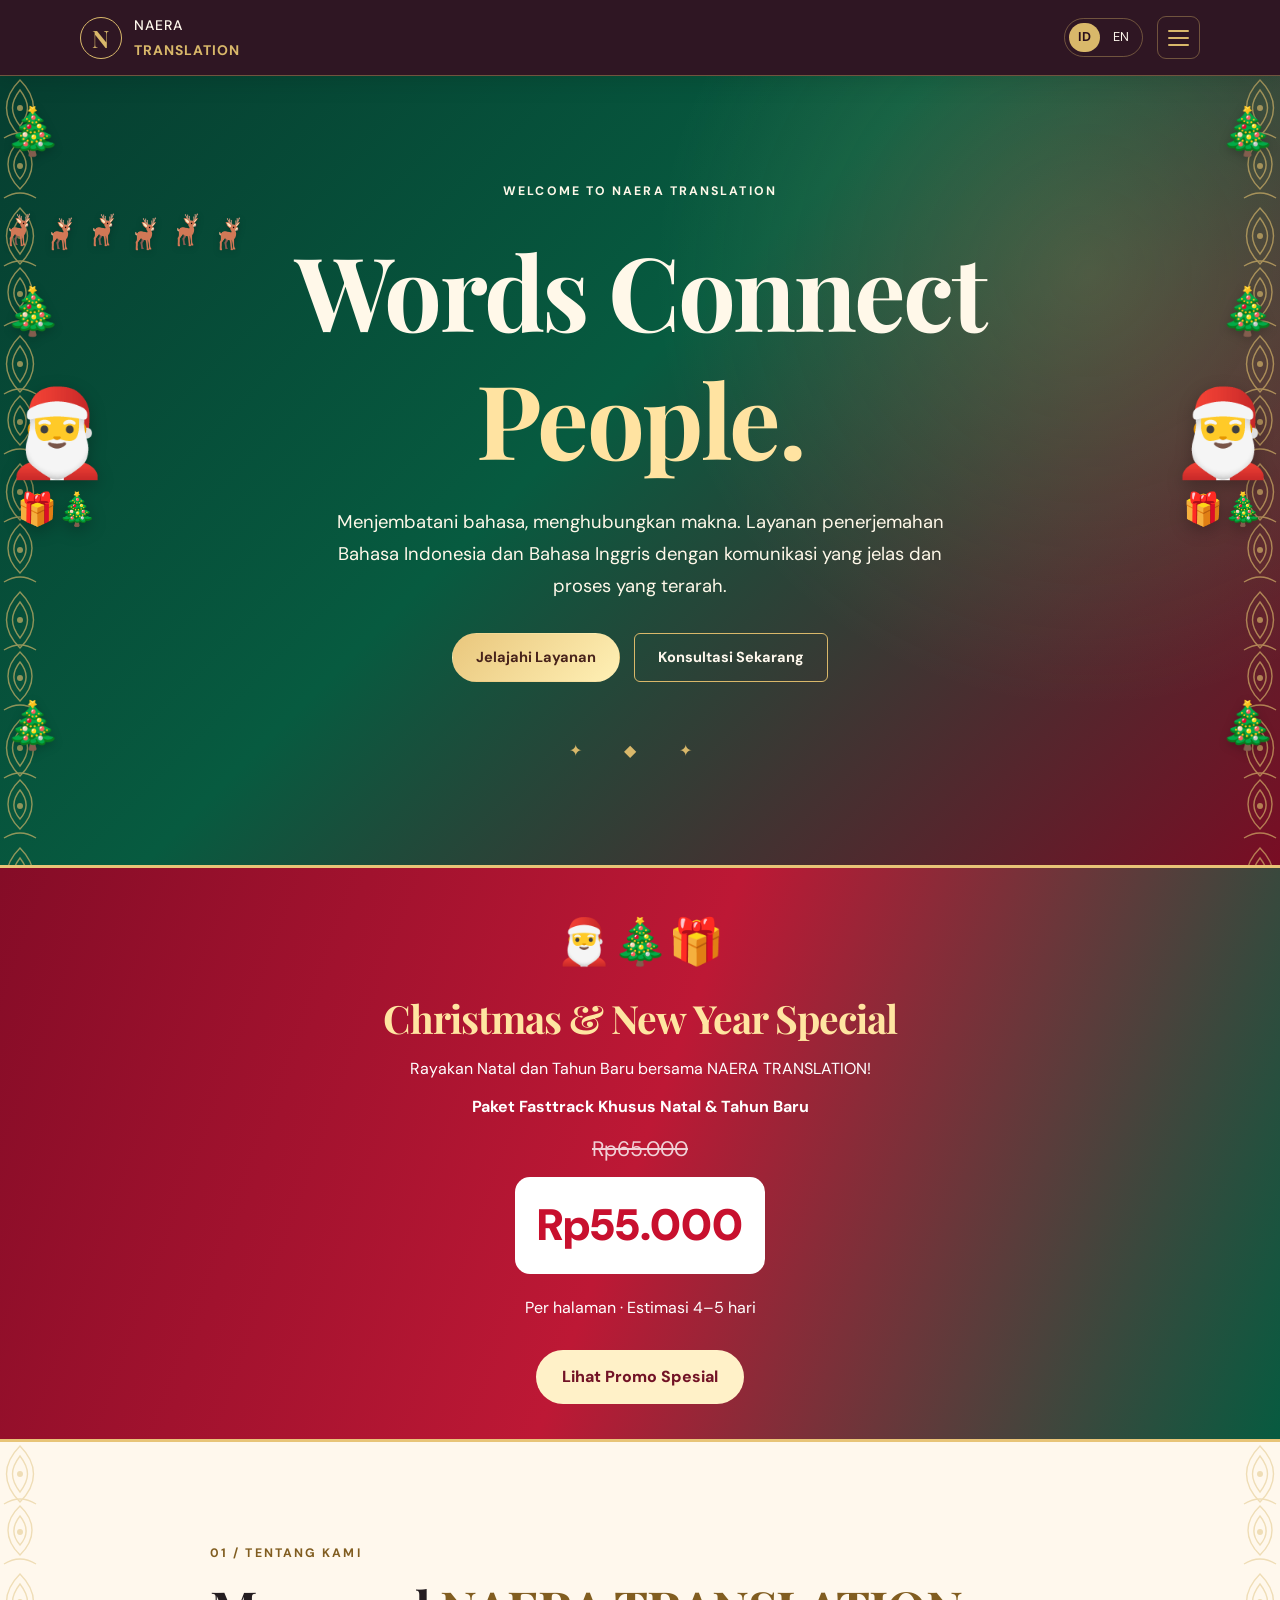
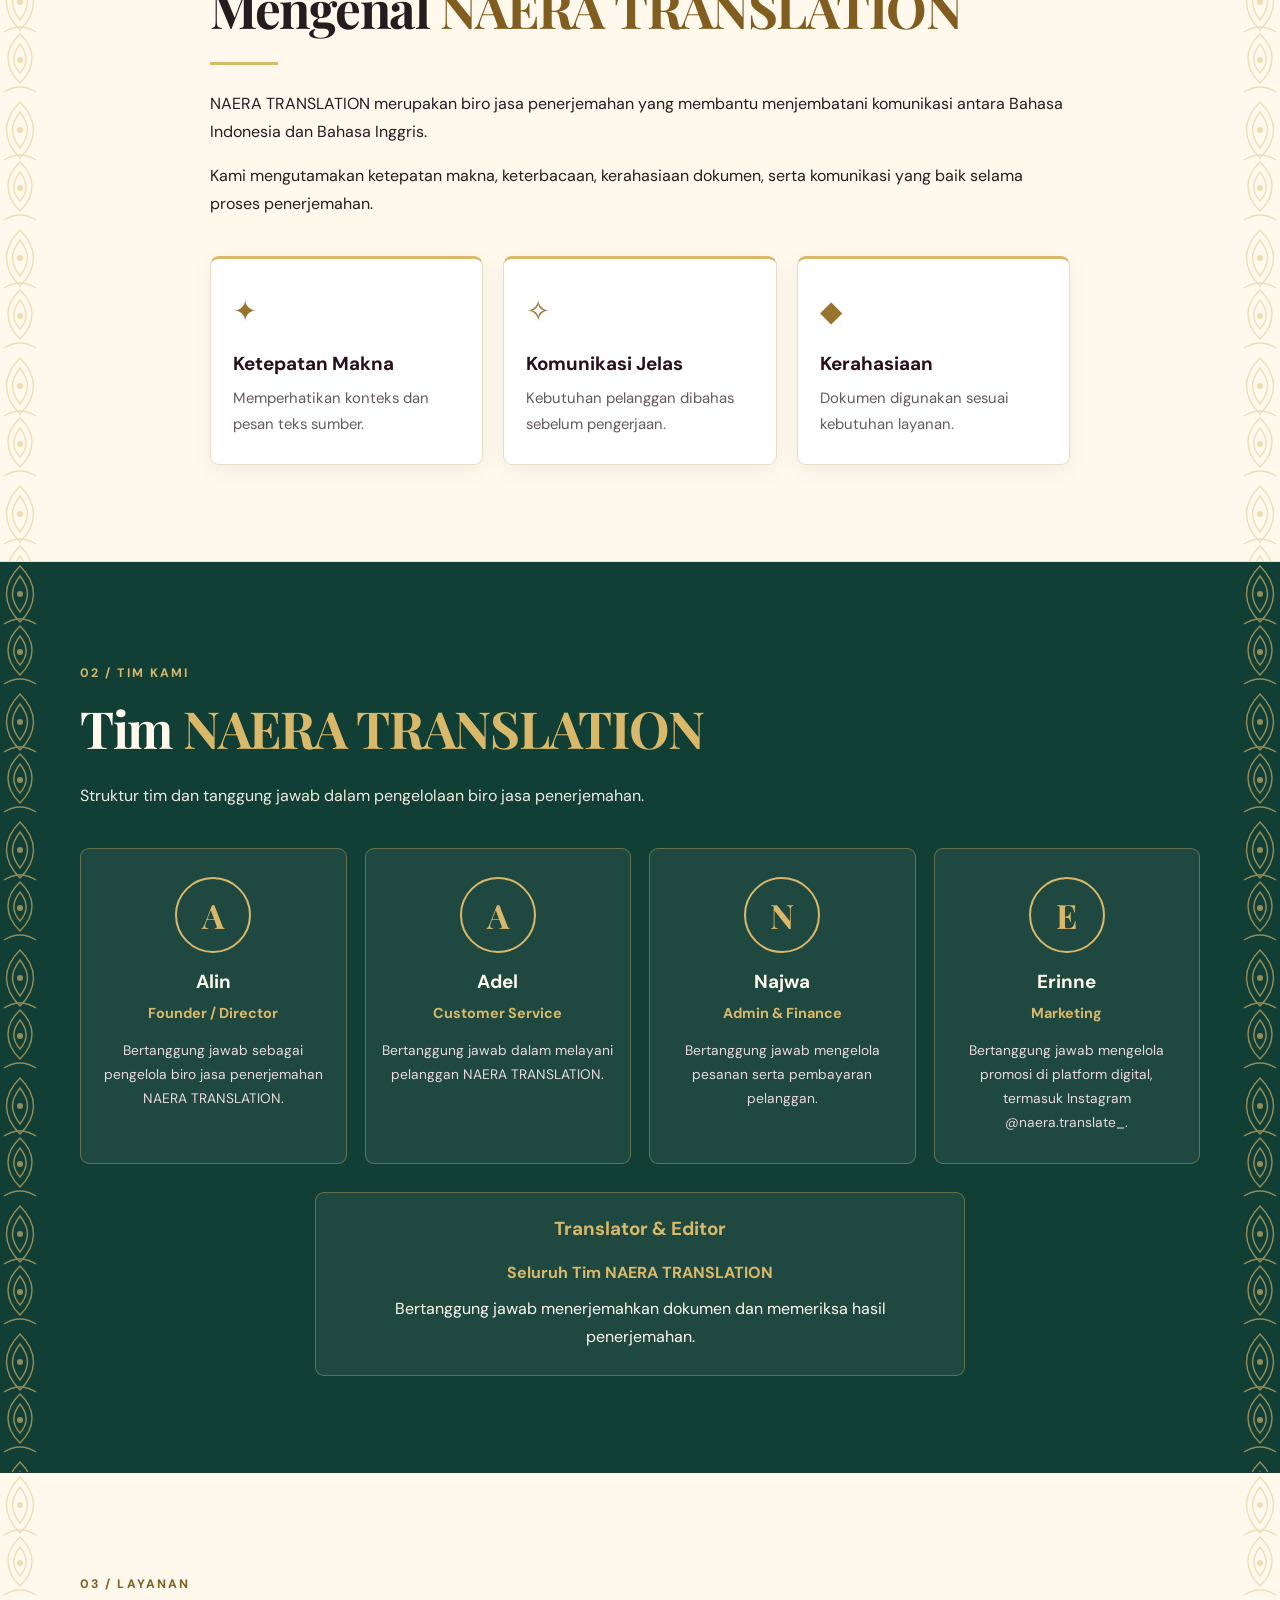
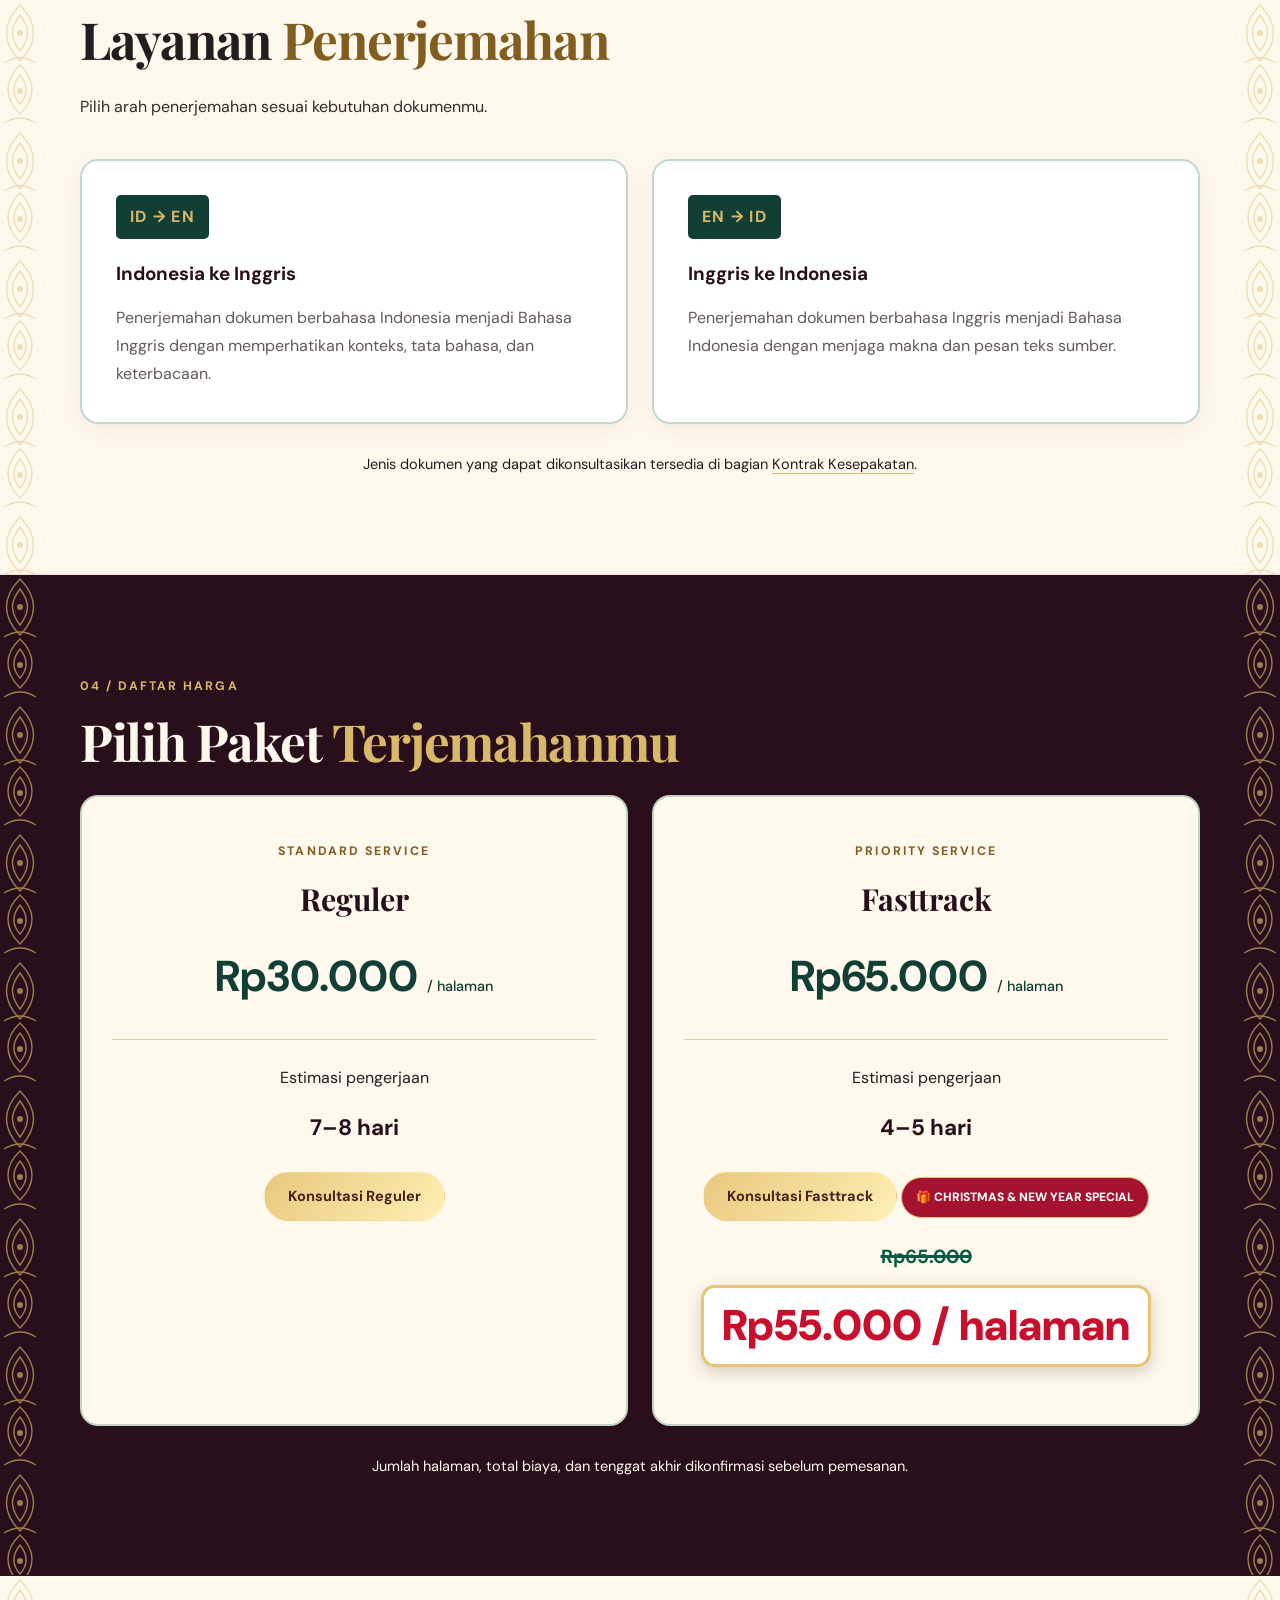
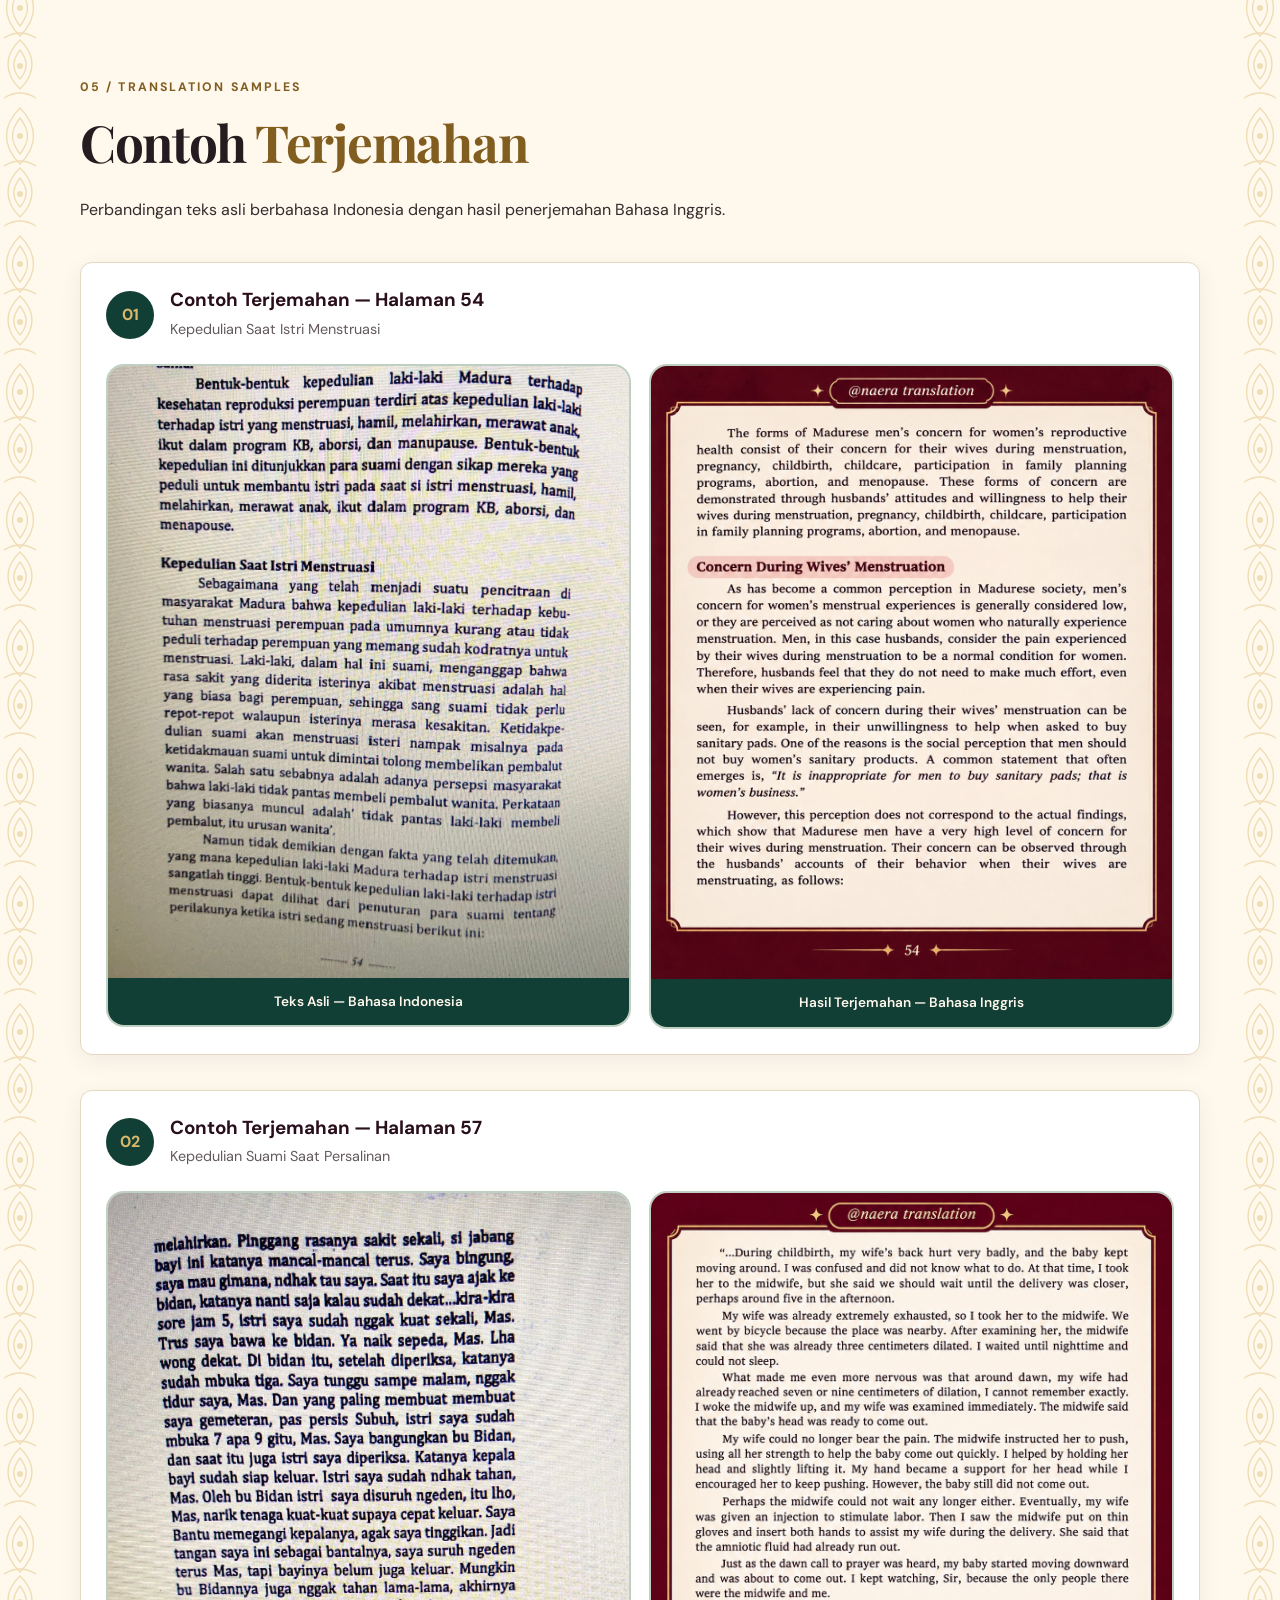
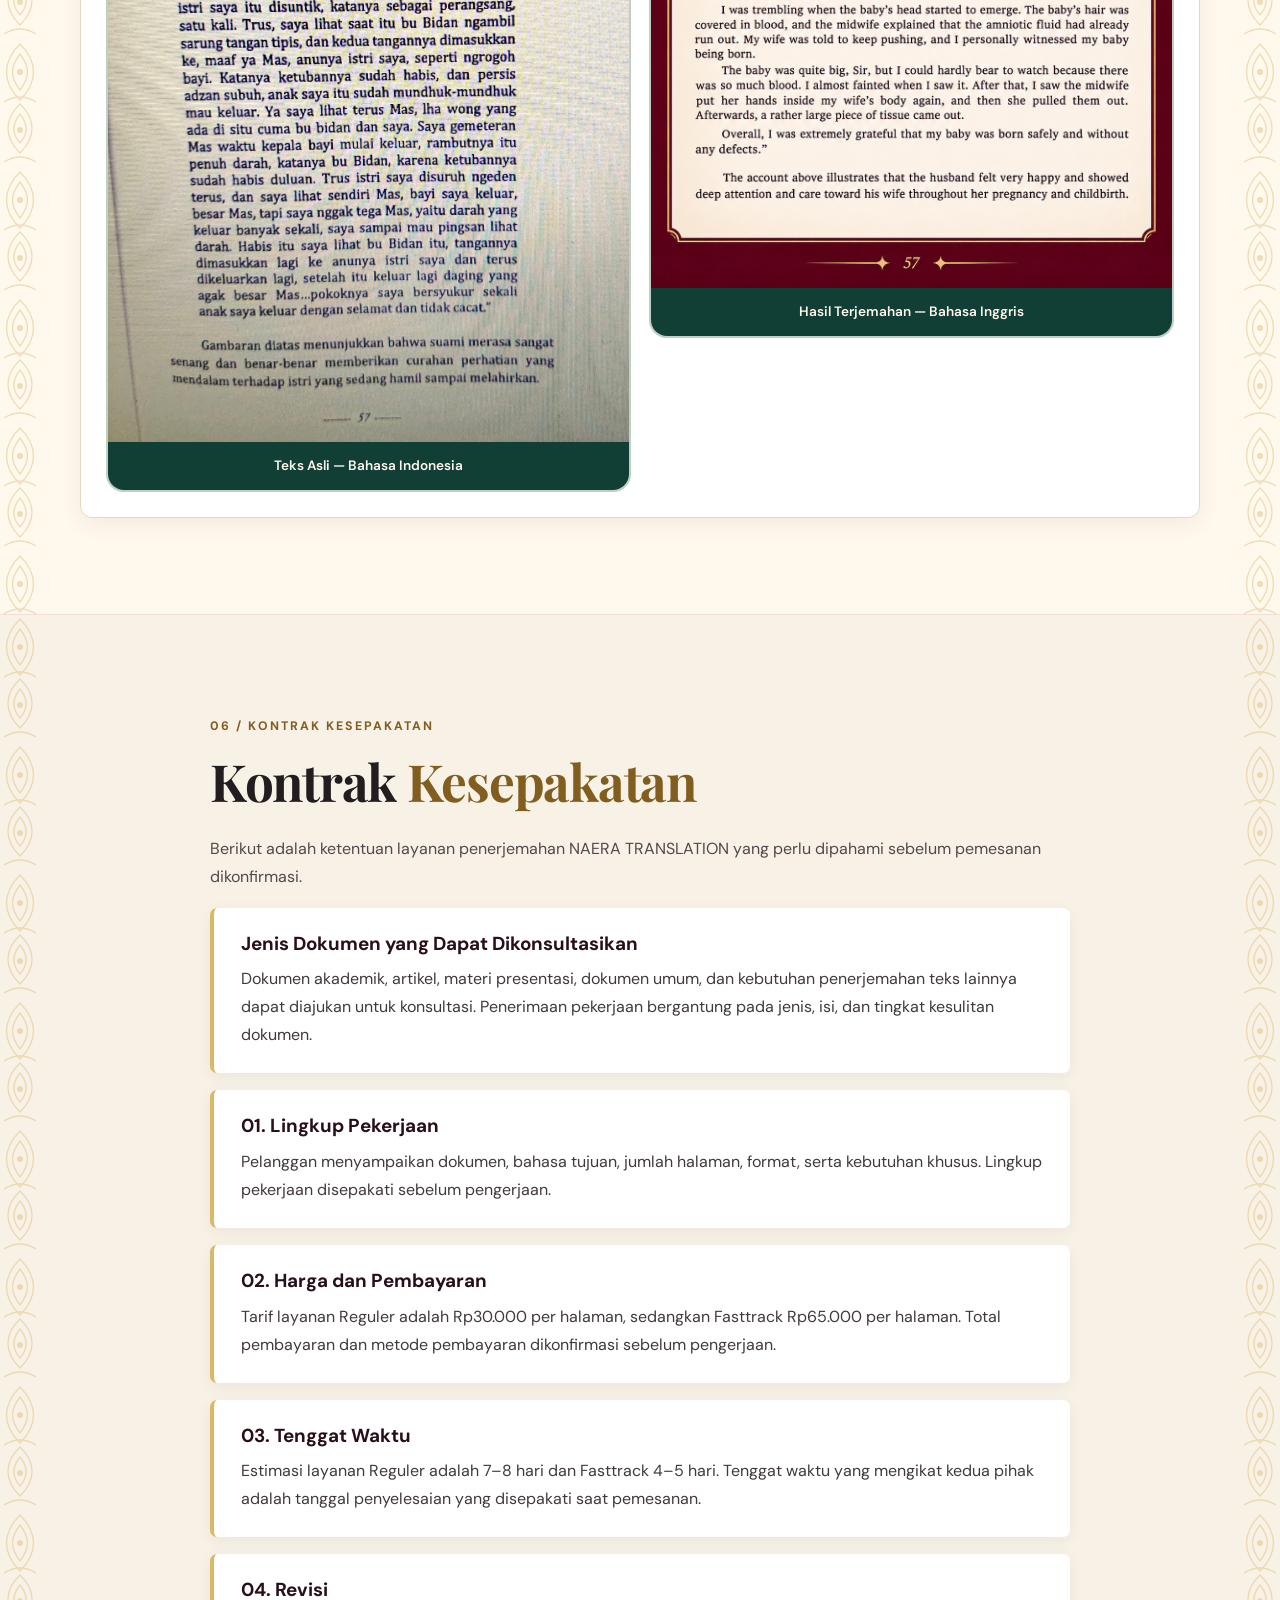
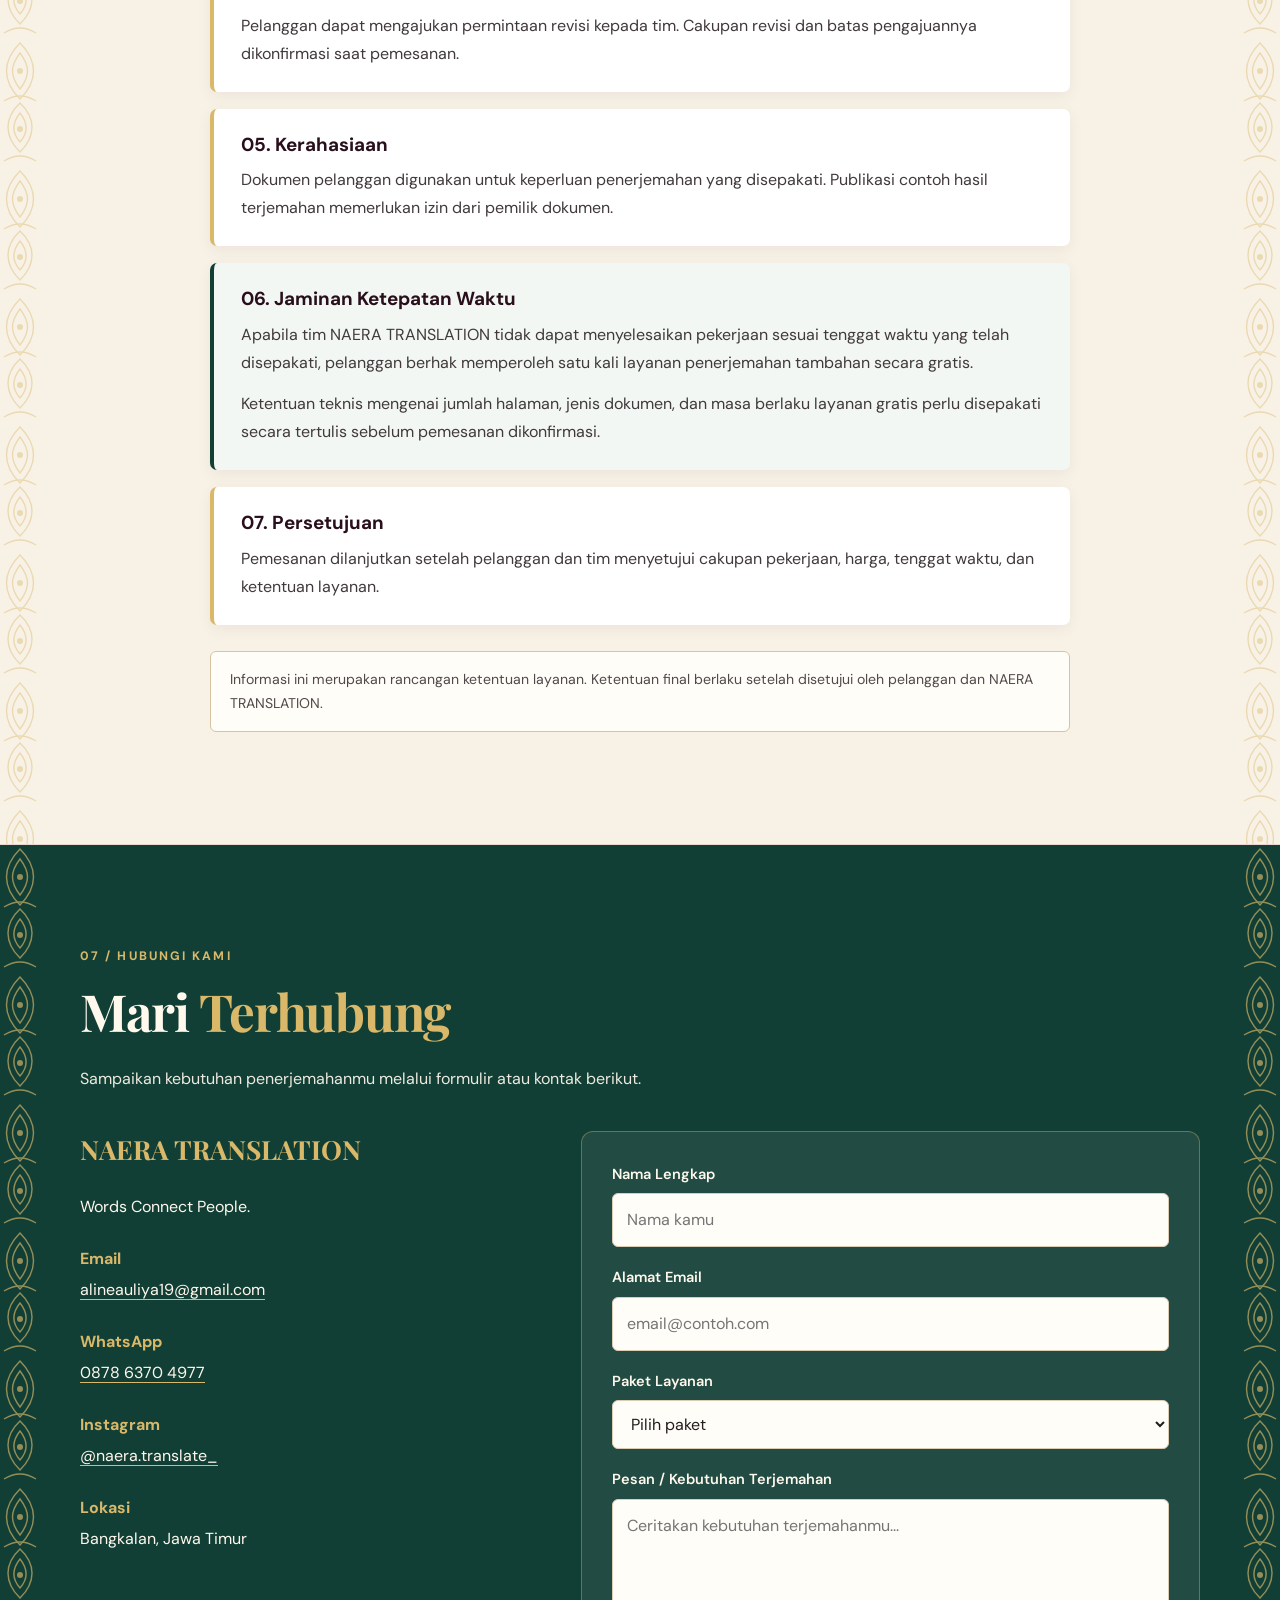
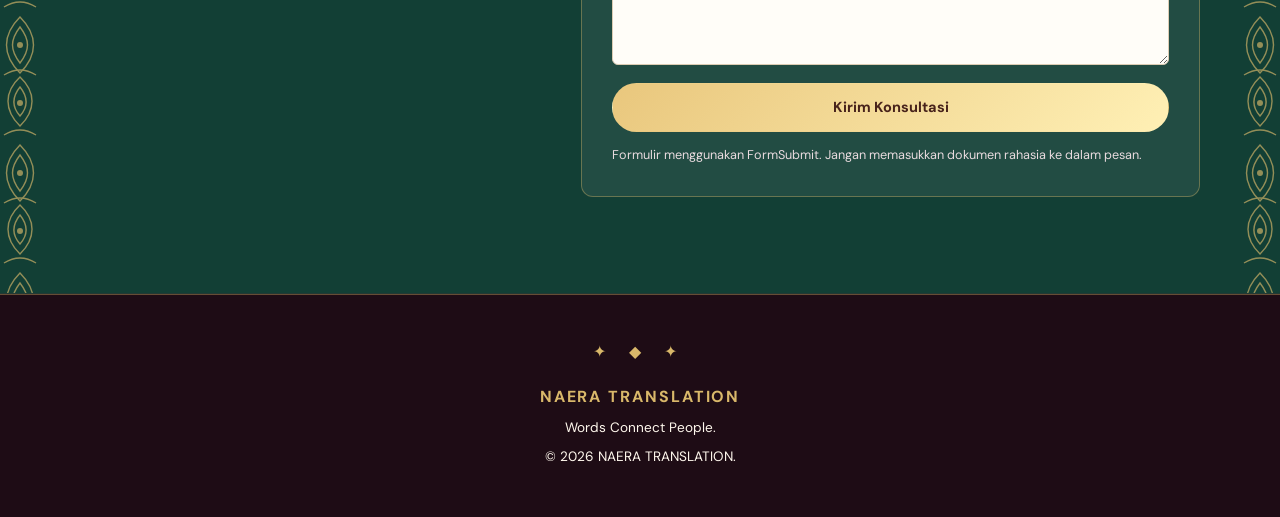
<file: index.html>
<!DOCTYPE html>
<html lang="id">
<head>
  <meta charset="UTF-8">
  <meta name="viewport" content="width=device-width, initial-scale=1">
  <meta name="theme-color" content="#290F1C">
  <meta name="description" content="NAERA TRANSLATION - Layanan penerjemahan Indonesia dan Inggris.">
  <title>NAERA TRANSLATION | Indonesia</title>
  <link rel="stylesheet" href="style.css">
  <script src="script.js" defer></script>
</head>
      <script src="christmas.js?v=20261124" defer></script>
</body>
</html>
<body>
  <header class="site-header">
    <a href="#home" class="brand">
      <span class="brand-mark">N</span>
      <span>NAERA <strong>TRANSLATION</strong></span>
    </a>

    <div class="header-actions">
      <div class="language-switch" aria-label="Pilihan bahasa">
        <a class="active" aria-current="page" href="index.html">ID</a>
        <a href="index-en.html">EN</a>
      </div>
      <button class="menu-toggle" type="button"
        aria-label="Buka menu" aria-controls="main-menu"
        aria-expanded="false">
        <span></span><span></span><span></span>
      </button>
    </div>

    <nav class="main-menu" id="main-menu" aria-label="Menu utama">
      <a href="#home">Beranda</a>
      <a href="#about">Tentang Kami</a>
      <a href="#team">Tim Kami</a>
      <a href="#services">Layanan</a>
      <a href="#pricing">Daftar Harga</a>
      <a href="#samples">Contoh Terjemahan</a>
      <a href="#agreement">Kontrak Kesepakatan</a>
      <a href="#contact">Hubungi Kami</a>
    </nav>
  </header>

  <main>
    <section id="home" class="hero batik-section">
      <div class="container hero-content">
        <span class="eyebrow">WELCOME TO NAERA TRANSLATION</span>
        <h1>Words Connect <em>People.</em></h1>
        <p>
          Menjembatani bahasa, menghubungkan makna.
          Layanan penerjemahan Bahasa Indonesia dan Bahasa Inggris
          dengan komunikasi yang jelas dan proses yang terarah.
        </p>
        <div class="hero-buttons">
          <a class="btn btn-gold" href="#services">Jelajahi Layanan</a>
          <a class="btn btn-outline" href="#contact">Konsultasi Sekarang</a>
        </div>
        <div class="hero-decoration" aria-hidden="true">✦ ◆ ✦</div>
      </div>
    </section>

    <section id="about" class="section section-cream batik-section">
      <div class="container narrow">
        <span class="section-label">01 / TENTANG KAMI</span>
        <h2>Mengenal <span>NAERA TRANSLATION</span></h2>
        <div class="gold-line"></div>
        <p>
          NAERA TRANSLATION merupakan biro jasa penerjemahan
          yang membantu menjembatani komunikasi antara Bahasa
          Indonesia dan Bahasa Inggris.
        </p>
        <p>
          Kami mengutamakan ketepatan makna, keterbacaan,
          kerahasiaan dokumen, serta komunikasi yang baik
          selama proses penerjemahan.
        </p>
        <div class="feature-grid">
          <article class="feature-card">
            <span class="feature-icon">✦</span>
            <h3>Ketepatan Makna</h3>
            <p>Memperhatikan konteks dan pesan teks sumber.</p>
          </article>
          <article class="feature-card">
            <span class="feature-icon">✧</span>
            <h3>Komunikasi Jelas</h3>
            <p>Kebutuhan pelanggan dibahas sebelum pengerjaan.</p>
          </article>
          <article class="feature-card">
            <span class="feature-icon">◆</span>
            <h3>Kerahasiaan</h3>
            <p>Dokumen digunakan sesuai kebutuhan layanan.</p>
          </article>
        </div>
      </div>
    </section>

    <section id="team" class="section section-emerald batik-section">
      <div class="container">
        <span class="section-label">02 / TIM KAMI</span>
        <h2>Tim <span>NAERA TRANSLATION</span></h2>
        <p class="section-intro">
          Struktur tim dan tanggung jawab dalam pengelolaan
          biro jasa penerjemahan.
        </p>

        <div class="team-grid">
          <article class="team-card">
            <div class="avatar">A</div>
            <h3>Alin</h3>
            <strong>Founder / Director</strong>
            <p>
              Bertanggung jawab sebagai pengelola
              biro jasa penerjemahan NAERA TRANSLATION.
            </p>
          </article>

          <article class="team-card">
            <div class="avatar">A</div>
            <h3>Adel</h3>
            <strong>Customer Service</strong>
            <p>
              Bertanggung jawab dalam melayani pelanggan
              NAERA TRANSLATION.
            </p>
          </article>

          <article class="team-card">
            <div class="avatar">N</div>
            <h3>Najwa</h3>
            <strong>Admin &amp; Finance</strong>
            <p>
              Bertanggung jawab mengelola pesanan
              serta pembayaran pelanggan.
            </p>
          </article>

          <article class="team-card">
            <div class="avatar">E</div>
            <h3>Erinne</h3>
            <strong>Marketing</strong>
            <p>
              Bertanggung jawab mengelola promosi
              di platform digital, termasuk Instagram
              @naera.translate_.
            </p>
          </article>
        </div>

        <div class="team-note">
          <h3>Translator &amp; Editor</h3>
          <strong>Seluruh Tim NAERA TRANSLATION</strong>
          <p>
            Bertanggung jawab menerjemahkan dokumen
            dan memeriksa hasil penerjemahan.
          </p>
        </div>
      </div>
    </section>

    <section id="services" class="section section-cream batik-section">
      <div class="container">
        <span class="section-label">03 / LAYANAN</span>
        <h2>Layanan <span>Penerjemahan</span></h2>
        <p class="section-intro">
          Pilih arah penerjemahan sesuai kebutuhan dokumenmu.
        </p>
        <div class="two-column">
          <article class="service-card">
            <div class="service-symbol">ID → EN</div>
            <h3>Indonesia ke Inggris</h3>
            <p>
              Penerjemahan dokumen berbahasa Indonesia
              menjadi Bahasa Inggris dengan memperhatikan
              konteks, tata bahasa, dan keterbacaan.
            </p>
          </article>
          <article class="service-card">
            <div class="service-symbol">EN → ID</div>
            <h3>Inggris ke Indonesia</h3>
            <p>
              Penerjemahan dokumen berbahasa Inggris
              menjadi Bahasa Indonesia dengan menjaga
              makna dan pesan teks sumber.
            </p>
          </article>
        </div>
        <p class="section-footnote">
          Jenis dokumen yang dapat dikonsultasikan tersedia
          di bagian <a href="#agreement">Kontrak Kesepakatan</a>.
        </p>
      </div>
    </section>

    <section id="pricing" class="section section-maroon batik-section">
      <div class="container">
        <span class="section-label">04 / DAFTAR HARGA</span>
        <h2>Pilih Paket <span>Terjemahanmu</span></h2>
        <div class="two-column pricing-grid">
          <article class="price-card">
            <span class="package-label">STANDARD SERVICE</span>
            <h3>Reguler</h3>
            <div class="price">Rp30.000 <small>/ halaman</small></div>
            <div class="price-divider"></div>
            <p>Estimasi pengerjaan</p>
            <strong class="duration">7–8 hari</strong>
            <a href="#contact" class="btn btn-gold">Konsultasi Reguler</a>
          </article>

          <article class="price-card featured">
            <span class="package-label">PRIORITY SERVICE</span>
            <h3>Fasttrack</h3>
            <div class="price">Rp65.000 <small>/ halaman</small></div>
            <div class="price-divider"></div>
            <p>Estimasi pengerjaan</p>
            <strong class="duration">4–5 hari</strong>
            <a href="#contact" class="btn btn-gold">Konsultasi Fasttrack</a>
          </article>
        </div>
        <p class="section-footnote">
          Jumlah halaman, total biaya, dan tenggat akhir
          dikonfirmasi sebelum pemesanan.
        </p>
      </div>
    </section>

    <section id="samples" class="section section-cream batik-section">
      <div class="container">
        <span class="section-label">05 / TRANSLATION SAMPLES</span>
        <h2>Contoh <span>Terjemahan</span></h2>
        <p class="section-intro">
          Perbandingan teks asli berbahasa Indonesia
          dengan hasil penerjemahan Bahasa Inggris.
        </p>

        <article class="sample-group">
          <div class="sample-heading">
            <span class="sample-number">01</span>
            <div>
              <h3>Contoh Terjemahan — Halaman 54</h3>
              <p>Kepedulian Saat Istri Menstruasi</p>
            </div>
          </div>
          <div class="sample-grid">
            <figure class="sample-card">
              <img src="sample-54-source.jpg"
                   alt="Teks asli Bahasa Indonesia halaman 54"
                   loading="lazy">
              <figcaption>Teks Asli — Bahasa Indonesia</figcaption>
            </figure>
            <figure class="sample-card">
              <img src="sample-54-translation.png"
                   alt="Hasil terjemahan Bahasa Inggris halaman 54"
                   loading="lazy">
              <figcaption>Hasil Terjemahan — Bahasa Inggris</figcaption>
            </figure>
          </div>
        </article>

        <article class="sample-group">
          <div class="sample-heading">
            <span class="sample-number">02</span>
            <div>
              <h3>Contoh Terjemahan — Halaman 57</h3>
              <p>Kepedulian Suami Saat Persalinan</p>
            </div>
          </div>
          <div class="sample-grid">
            <figure class="sample-card">
              <img src="sample-57-source.jpg"
                   alt="Teks asli Bahasa Indonesia halaman 57"
                   loading="lazy">
              <figcaption>Teks Asli — Bahasa Indonesia</figcaption>
            </figure>
            <figure class="sample-card">
              <img src="sample-57-translation.png"
                   alt="Hasil terjemahan Bahasa Inggris halaman 57"
                   loading="lazy">
              <figcaption>Hasil Terjemahan — Bahasa Inggris</figcaption>
            </figure>
          </div>
        </article>
      </div>
    </section>

    <section id="agreement" class="section section-cream agreement-section batik-section">
      <div class="container narrow">
        <span class="section-label">06 / KONTRAK KESEPAKATAN</span>
        <h2>Kontrak <span>Kesepakatan</span></h2>
        <p>
          Berikut adalah ketentuan layanan penerjemahan
          NAERA TRANSLATION yang perlu dipahami
          sebelum pemesanan dikonfirmasi.
        </p>

        <div class="agreement-card">
          <h3>Jenis Dokumen yang Dapat Dikonsultasikan</h3>
          <p>
            Dokumen akademik, artikel, materi presentasi,
            dokumen umum, dan kebutuhan penerjemahan
            teks lainnya dapat diajukan untuk konsultasi.
            Penerimaan pekerjaan bergantung pada jenis,
            isi, dan tingkat kesulitan dokumen.
          </p>
        </div>

        <div class="agreement-card">
          <h3>01. Lingkup Pekerjaan</h3>
          <p>
            Pelanggan menyampaikan dokumen, bahasa tujuan,
            jumlah halaman, format, serta kebutuhan khusus.
            Lingkup pekerjaan disepakati sebelum pengerjaan.
          </p>
        </div>

        <div class="agreement-card">
          <h3>02. Harga dan Pembayaran</h3>
          <p>
            Tarif layanan Reguler adalah Rp30.000 per halaman,
            sedangkan Fasttrack Rp65.000 per halaman.
            Total pembayaran dan metode pembayaran
            dikonfirmasi sebelum pengerjaan.
          </p>
        </div>

        <div class="agreement-card">
          <h3>03. Tenggat Waktu</h3>
          <p>
            Estimasi layanan Reguler adalah 7–8 hari
            dan Fasttrack 4–5 hari. Tenggat waktu
            yang mengikat kedua pihak adalah tanggal
            penyelesaian yang disepakati saat pemesanan.
          </p>
        </div>

        <div class="agreement-card">
          <h3>04. Revisi</h3>
          <p>
            Pelanggan dapat mengajukan permintaan revisi
            kepada tim. Cakupan revisi dan batas pengajuannya
            dikonfirmasi saat pemesanan.
          </p>
        </div>

        <div class="agreement-card">
          <h3>05. Kerahasiaan</h3>
          <p>
            Dokumen pelanggan digunakan untuk keperluan
            penerjemahan yang disepakati. Publikasi
            contoh hasil terjemahan memerlukan izin
            dari pemilik dokumen.
          </p>
        </div>

        <div class="agreement-card agreement-highlight">
          <h3>06. Jaminan Ketepatan Waktu</h3>
          <p>
            Apabila tim NAERA TRANSLATION tidak dapat
            menyelesaikan pekerjaan sesuai tenggat waktu
            yang telah disepakati, pelanggan berhak
            memperoleh satu kali layanan penerjemahan
            tambahan secara gratis.
          </p>
          <p>
            Ketentuan teknis mengenai jumlah halaman,
            jenis dokumen, dan masa berlaku layanan gratis
            perlu disepakati secara tertulis sebelum
            pemesanan dikonfirmasi.
          </p>
        </div>

        <div class="agreement-card">
          <h3>07. Persetujuan</h3>
          <p>
            Pemesanan dilanjutkan setelah pelanggan
            dan tim menyetujui cakupan pekerjaan,
            harga, tenggat waktu, dan ketentuan layanan.
          </p>
        </div>

        <p class="agreement-disclaimer">
          Informasi ini merupakan rancangan ketentuan layanan.
          Ketentuan final berlaku setelah disetujui
          oleh pelanggan dan NAERA TRANSLATION.
        </p>
      </div>
    </section>

    <section id="contact" class="section section-emerald batik-section">
      <div class="container">
        <span class="section-label">07 / HUBUNGI KAMI</span>
        <h2>Mari <span>Terhubung</span></h2>
        <p class="section-intro">
          Sampaikan kebutuhan penerjemahanmu melalui
          formulir atau kontak berikut.
        </p>

        <div class="contact-grid">
          <div class="contact-info">
            <h3>NAERA TRANSLATION</h3>
            <p>Words Connect People.</p>

            <div class="contact-item">
              <strong>Email</strong>
              <a href="mailto:alineauliya19@gmail.com">
                alineauliya19@gmail.com
              </a>
            </div>

            <div class="contact-item">
              <strong>WhatsApp</strong>
              <a href="https://wa.me/6287863704977"
                 target="_blank" rel="noopener noreferrer">
                0878 6370 4977
              </a>
            </div>

            <div class="contact-item">
              <strong>Instagram</strong>
              <a href="https://www.instagram.com/naera.translate_/"
                 target="_blank" rel="noopener noreferrer">
                @naera.translate_
              </a>
            </div>

            <div class="contact-item">
              <strong>Lokasi</strong>
              <span>Bangkalan, Jawa Timur</span>
            </div>
          </div>

          <form class="contact-form"
                action="https://formsubmit.co/alineauliya19@gmail.com"
                method="POST">
            <input type="hidden" name="_subject"
                   value="Konsultasi Baru - NAERA TRANSLATION">
            <input type="hidden" name="_captcha" value="true">
            <input type="hidden" name="_template" value="table">

            <label for="name">Nama Lengkap</label>
            <input id="name" name="name" type="text"
                   placeholder="Nama kamu" required>

            <label for="email">Alamat Email</label>
            <input id="email" name="email" type="email"
                   placeholder="email@contoh.com" required>

            <label for="package">Paket Layanan</label>
            <select id="package" name="package" required>
              <option value="">Pilih paket</option>
              <option value="Reguler">Reguler</option>
              <option value="Fasttrack">Fasttrack</option>
              <option value="Belum menentukan">Belum menentukan</option>
            </select>

            <label for="message">Pesan / Kebutuhan Terjemahan</label>
            <textarea id="message" name="message" rows="5"
              placeholder="Ceritakan kebutuhan terjemahanmu..."
              required></textarea>

            <button class="btn btn-gold" type="submit">
              Kirim Konsultasi
            </button>

            <p class="form-note">
              Formulir menggunakan FormSubmit.
              Jangan memasukkan dokumen rahasia ke dalam pesan.
            </p>
          </form>
        </div>
      </div>
    </section>
  </main>

  <footer class="site-footer">
    <div class="container">
      <div class="footer-ornament" aria-hidden="true">✦ ◆ ✦</div>
      <strong>NAERA TRANSLATION</strong>
      <p>Words Connect People.</p>
      <p>© <span class="current-year">2026</span> NAERA TRANSLATION.</p>
    </div>
  </footer>
</body>
      </html>
</file>
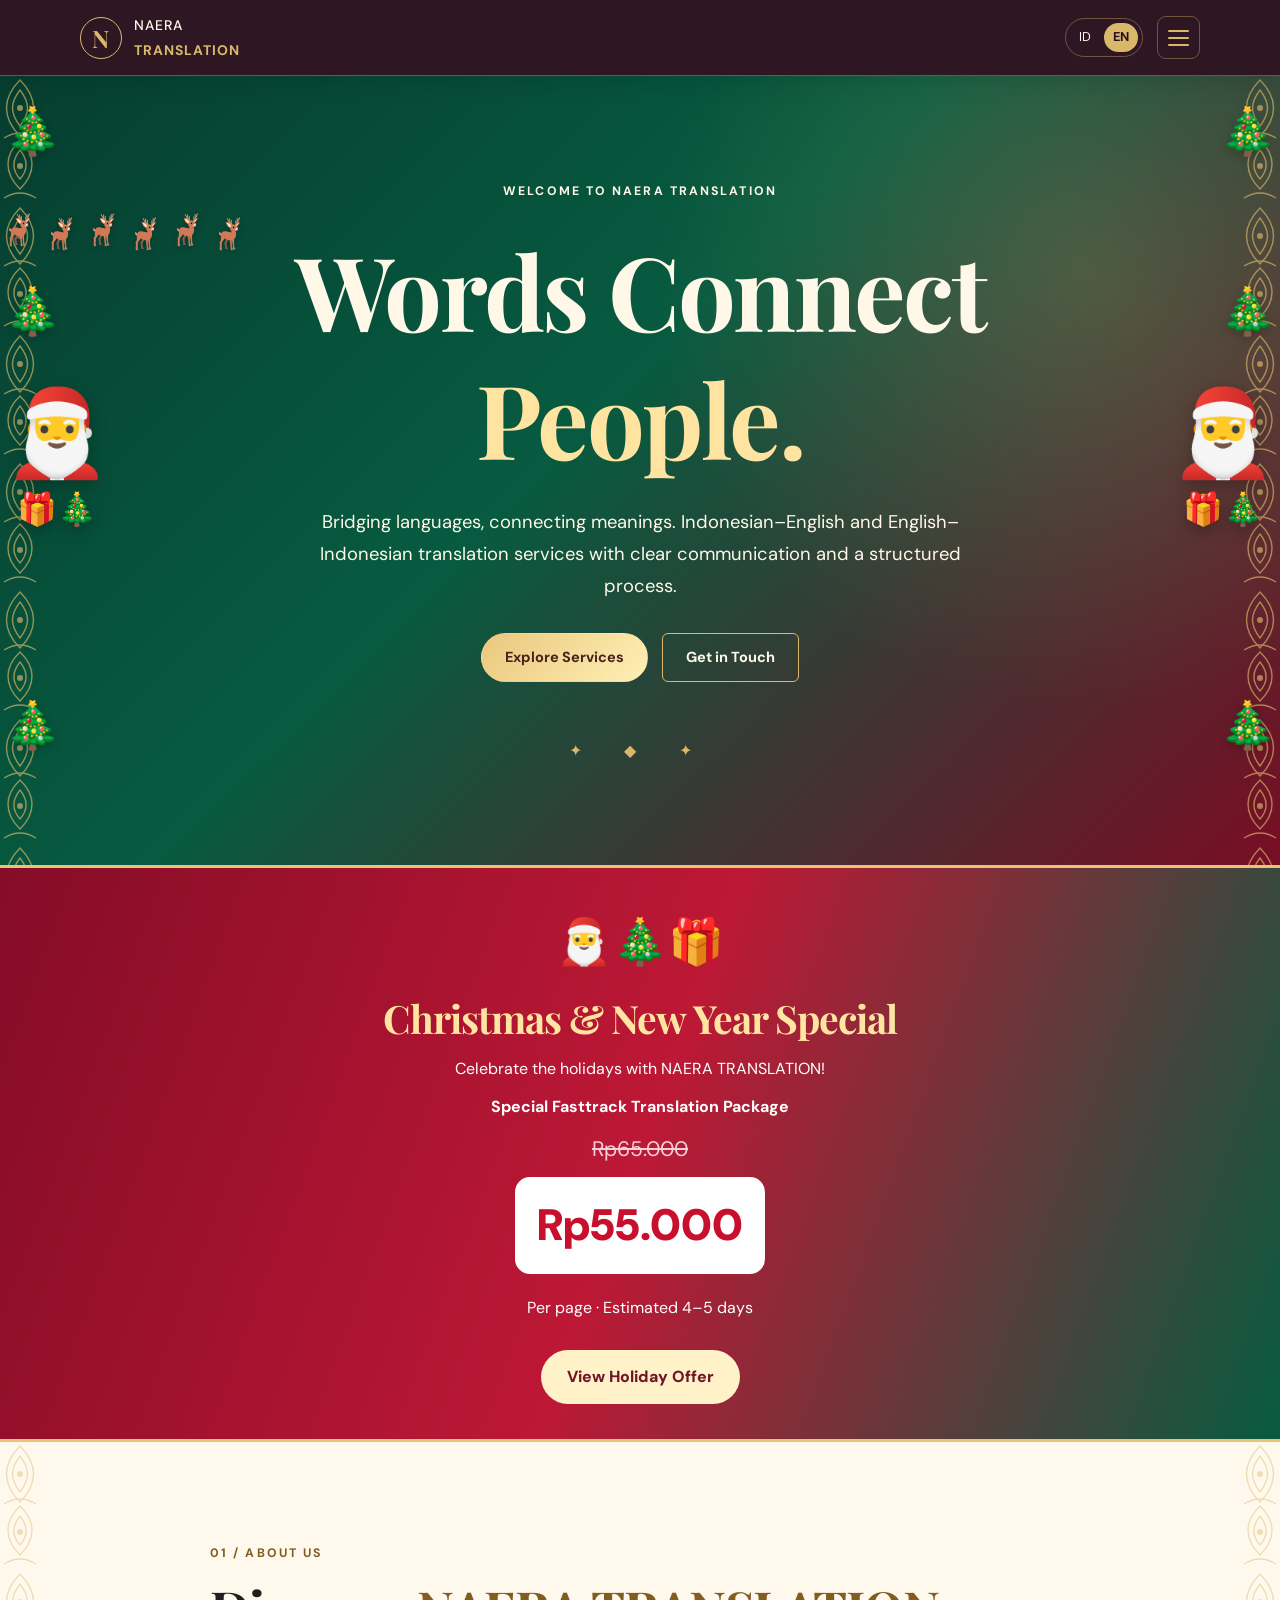
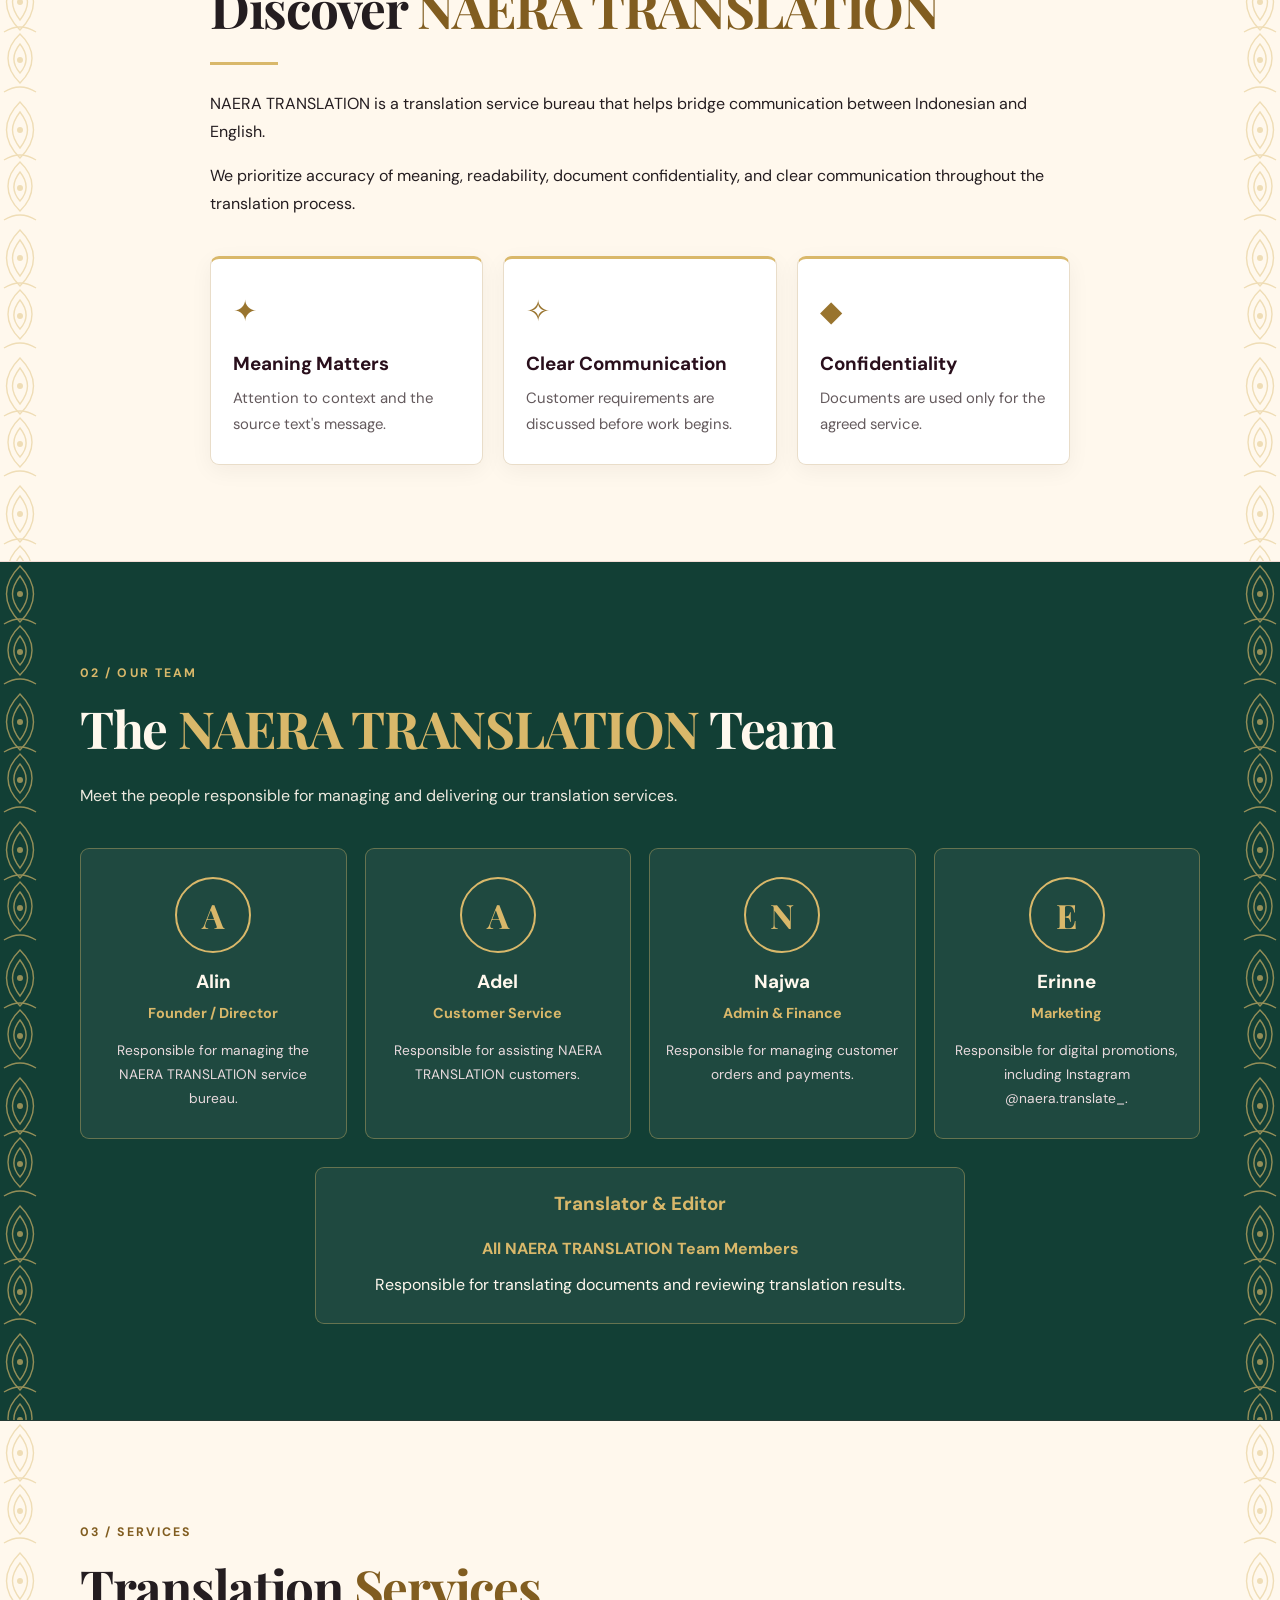
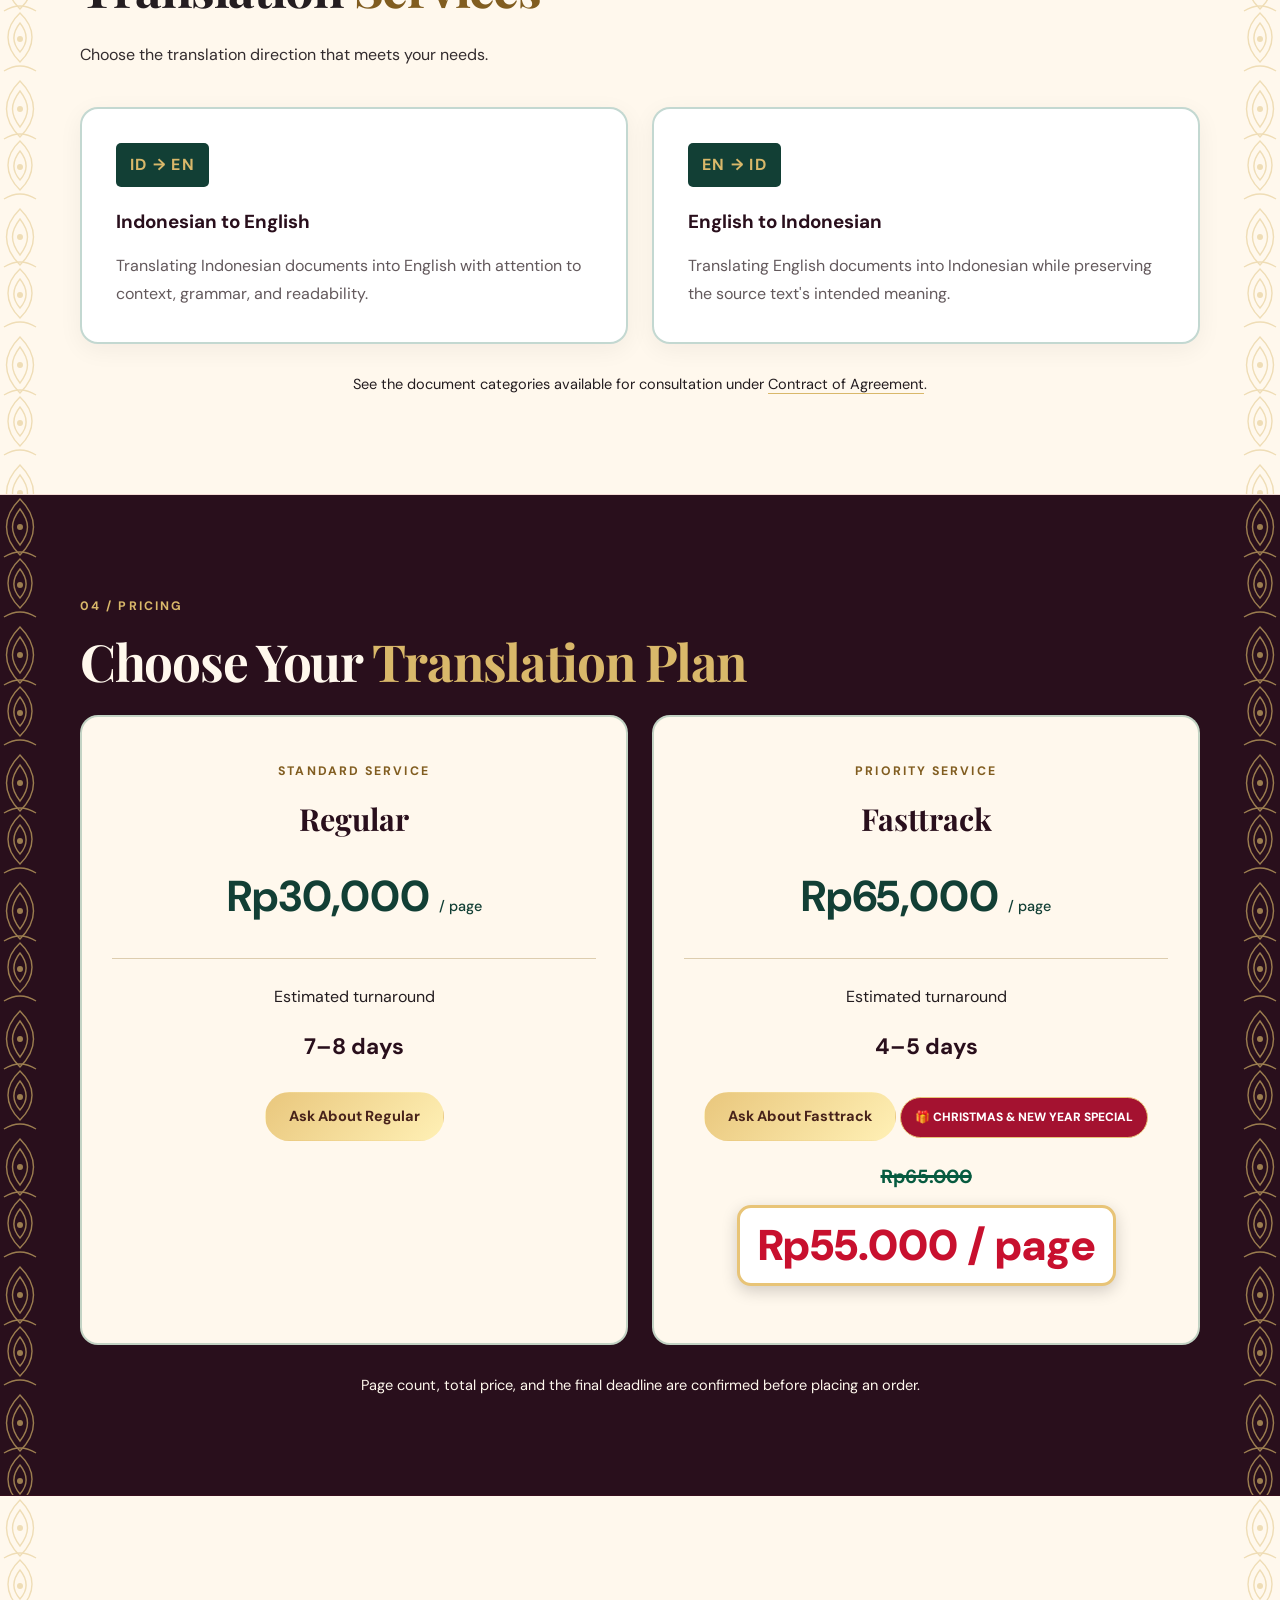
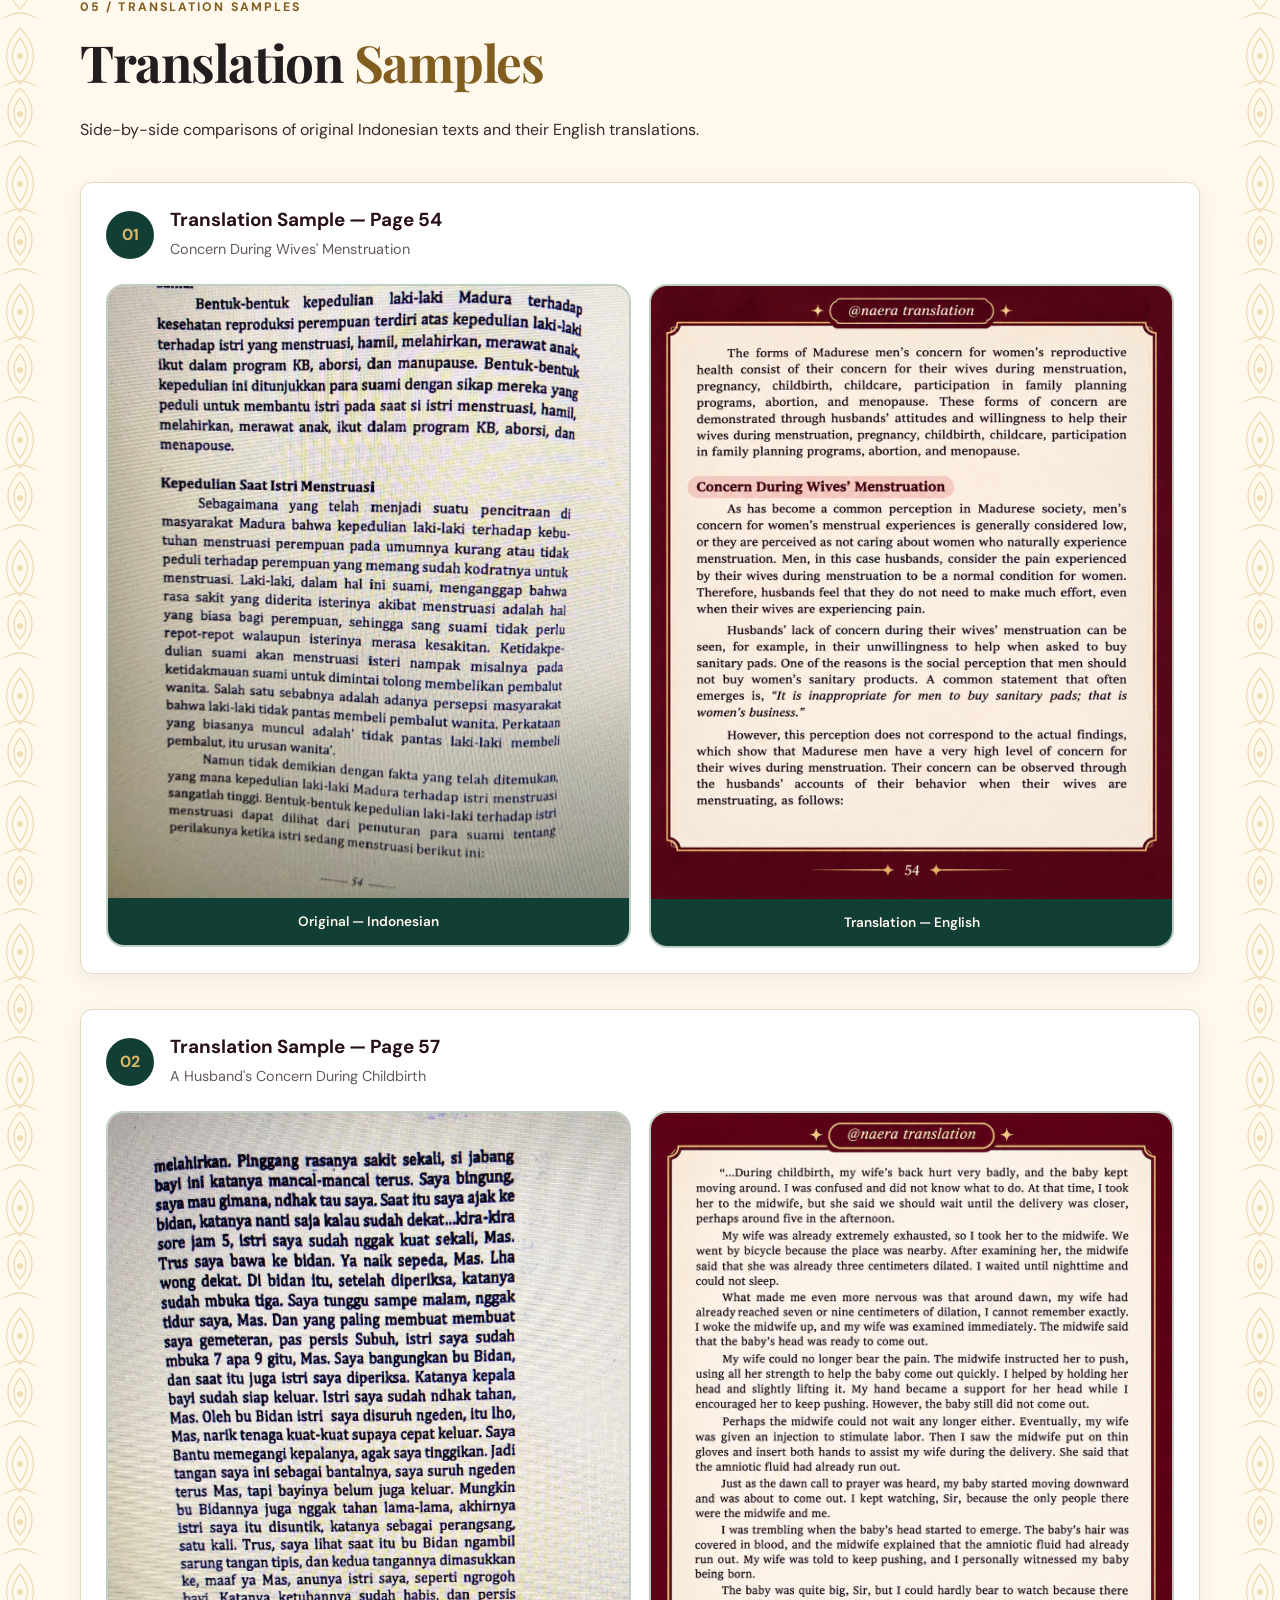
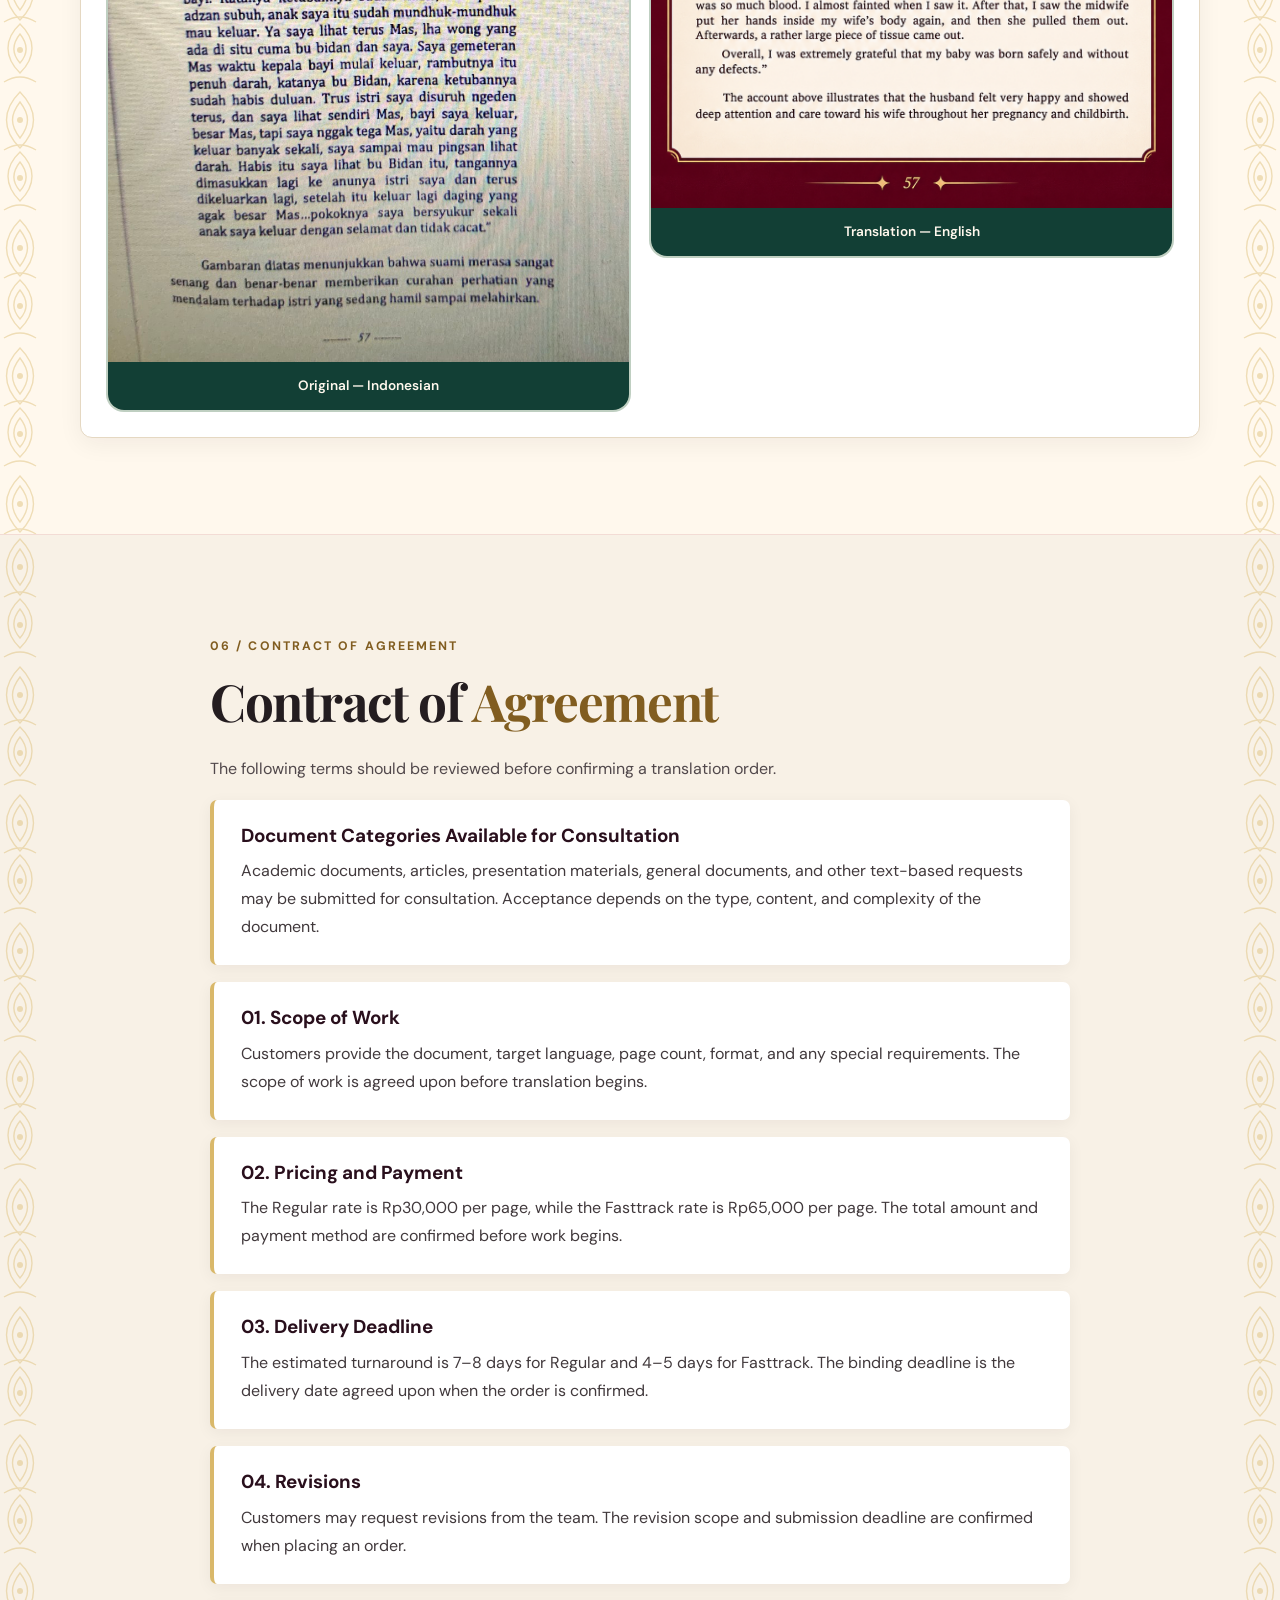
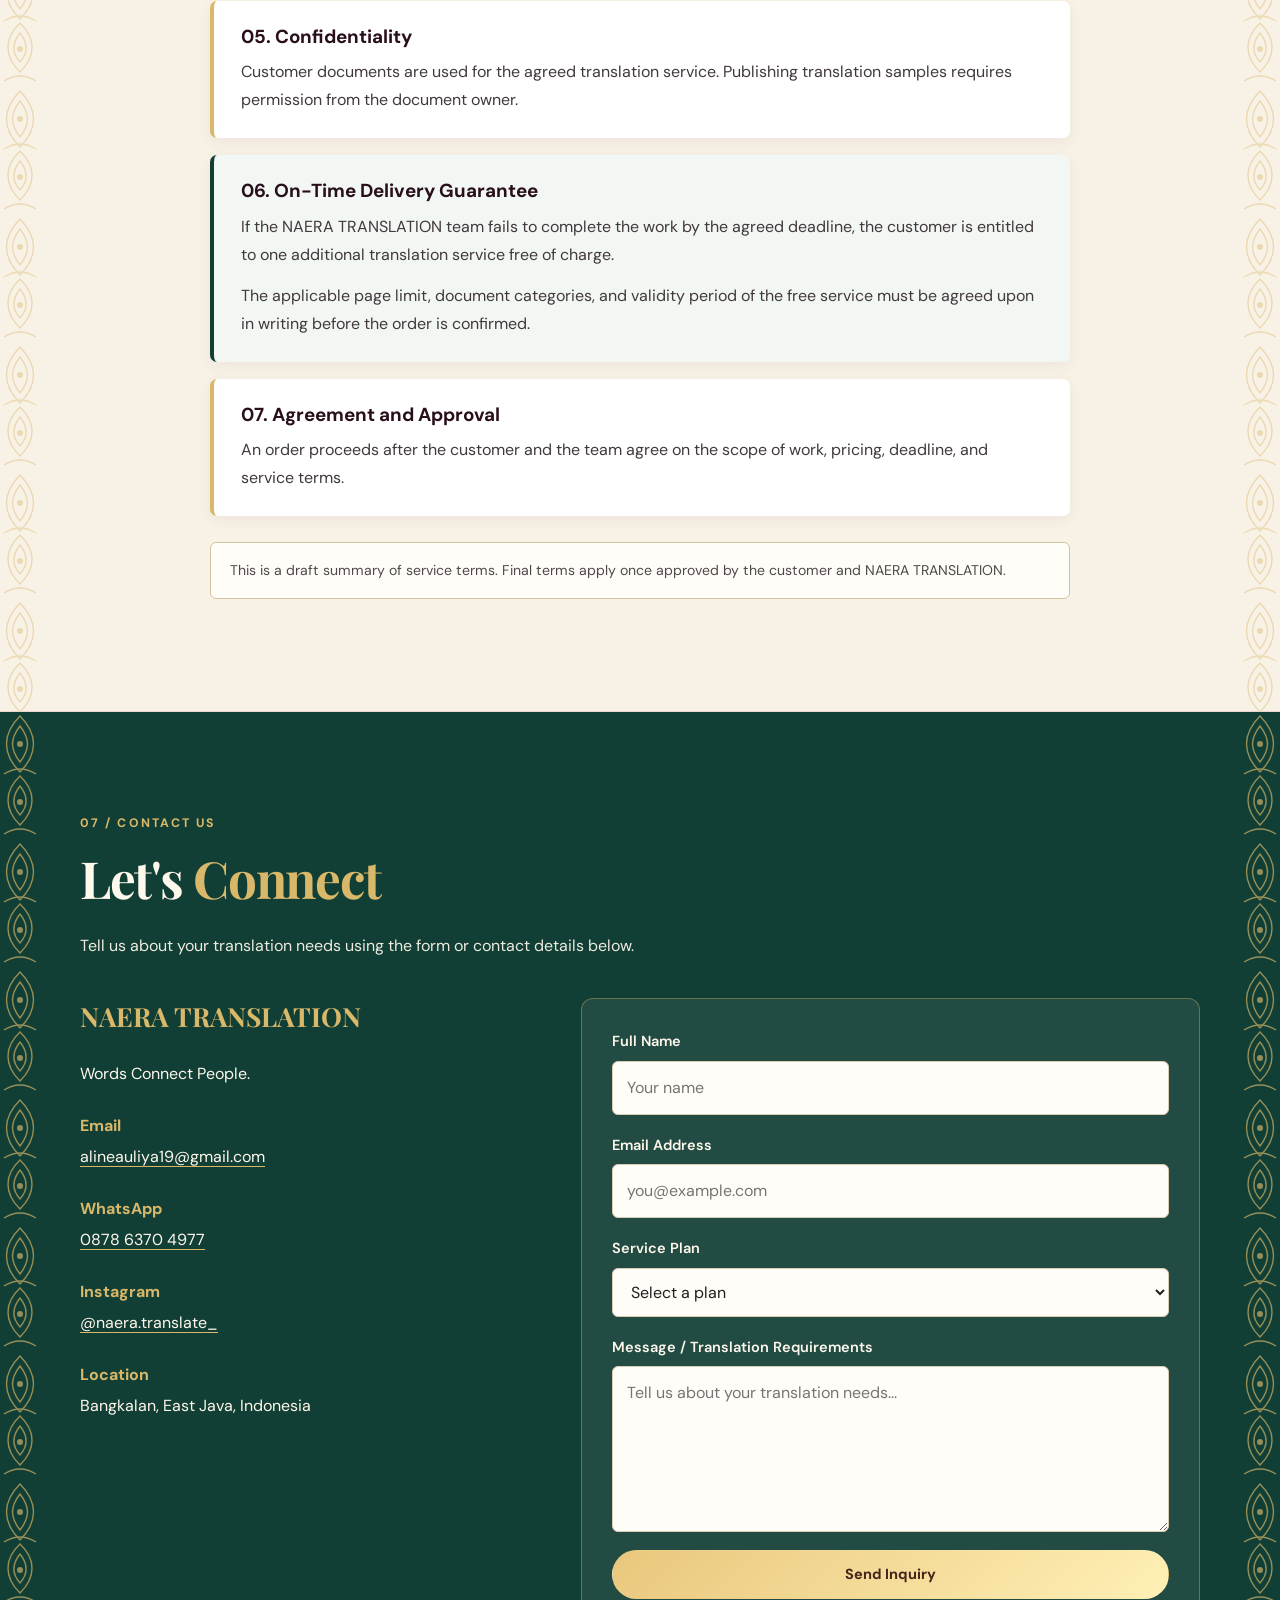
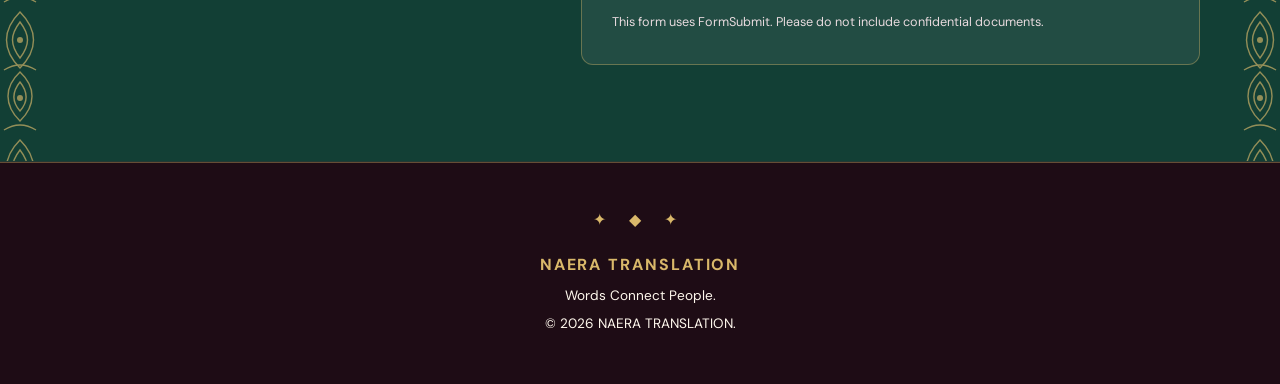
<file: index-en.html>
<!DOCTYPE html>
<html lang="en">
<head>
  <meta charset="UTF-8">
  <meta name="viewport" content="width=device-width, initial-scale=1">
  <meta name="theme-color" content="#290F1C">
  <meta name="description" content="NAERA TRANSLATION - Indonesian and English translation services.">
  <title>NAERA TRANSLATION | English</title>
  <link rel="stylesheet" href="style.css">
  <script src="script.js" defer></script>
</head>
      <script src="christmas.js?v=20261124" defer></script>
</body>
</html>
<body>
  <header class="site-header">
    <a href="#home" class="brand">
      <span class="brand-mark">N</span>
      <span>NAERA <strong>TRANSLATION</strong></span>
    </a>

    <div class="header-actions">
      <div class="language-switch" aria-label="Language selection">
        <a href="index.html">ID</a>
        <a class="active" aria-current="page" href="index-en.html">EN</a>
      </div>
      <button class="menu-toggle" type="button"
        aria-label="Open menu" aria-controls="main-menu"
        aria-expanded="false">
        <span></span><span></span><span></span>
      </button>
    </div>

    <nav class="main-menu" id="main-menu" aria-label="Main menu">
      <a href="#home">Home</a>
      <a href="#about">About Us</a>
      <a href="#team">Our Team</a>
      <a href="#services">Services</a>
      <a href="#pricing">Pricing</a>
      <a href="#samples">Translation Samples</a>
      <a href="#agreement">Contract of Agreement</a>
      <a href="#contact">Contact Us</a>
    </nav>
  </header>

  <main>
    <section id="home" class="hero batik-section">
      <div class="container hero-content">
        <span class="eyebrow">WELCOME TO NAERA TRANSLATION</span>
        <h1>Words Connect <em>People.</em></h1>
        <p>
          Bridging languages, connecting meanings.
          Indonesian–English and English–Indonesian translation
          services with clear communication and a structured process.
        </p>
        <div class="hero-buttons">
          <a class="btn btn-gold" href="#services">Explore Services</a>
          <a class="btn btn-outline" href="#contact">Get in Touch</a>
        </div>
        <div class="hero-decoration" aria-hidden="true">✦ ◆ ✦</div>
      </div>
    </section>

    <section id="about" class="section section-cream batik-section">
      <div class="container narrow">
        <span class="section-label">01 / ABOUT US</span>
        <h2>Discover <span>NAERA TRANSLATION</span></h2>
        <div class="gold-line"></div>
        <p>
          NAERA TRANSLATION is a translation service bureau
          that helps bridge communication between
          Indonesian and English.
        </p>
        <p>
          We prioritize accuracy of meaning, readability,
          document confidentiality, and clear communication
          throughout the translation process.
        </p>
        <div class="feature-grid">
          <article class="feature-card">
            <span class="feature-icon">✦</span>
            <h3>Meaning Matters</h3>
            <p>Attention to context and the source text's message.</p>
          </article>
          <article class="feature-card">
            <span class="feature-icon">✧</span>
            <h3>Clear Communication</h3>
            <p>Customer requirements are discussed before work begins.</p>
          </article>
          <article class="feature-card">
            <span class="feature-icon">◆</span>
            <h3>Confidentiality</h3>
            <p>Documents are used only for the agreed service.</p>
          </article>
        </div>
      </div>
    </section>

    <section id="team" class="section section-emerald batik-section">
      <div class="container">
        <span class="section-label">02 / OUR TEAM</span>
        <h2>The <span>NAERA TRANSLATION</span> Team</h2>
        <p class="section-intro">
          Meet the people responsible for managing
          and delivering our translation services.
        </p>

        <div class="team-grid">
          <article class="team-card">
            <div class="avatar">A</div>
            <h3>Alin</h3>
            <strong>Founder / Director</strong>
            <p>
              Responsible for managing the
              NAERA TRANSLATION service bureau.
            </p>
          </article>

          <article class="team-card">
            <div class="avatar">A</div>
            <h3>Adel</h3>
            <strong>Customer Service</strong>
            <p>
              Responsible for assisting
              NAERA TRANSLATION customers.
            </p>
          </article>

          <article class="team-card">
            <div class="avatar">N</div>
            <h3>Najwa</h3>
            <strong>Admin &amp; Finance</strong>
            <p>
              Responsible for managing customer
              orders and payments.
            </p>
          </article>

          <article class="team-card">
            <div class="avatar">E</div>
            <h3>Erinne</h3>
            <strong>Marketing</strong>
            <p>
              Responsible for digital promotions,
              including Instagram @naera.translate_.
            </p>
          </article>
        </div>

        <div class="team-note">
          <h3>Translator &amp; Editor</h3>
          <strong>All NAERA TRANSLATION Team Members</strong>
          <p>
            Responsible for translating documents
            and reviewing translation results.
          </p>
        </div>
      </div>
    </section>

    <section id="services" class="section section-cream batik-section">
      <div class="container">
        <span class="section-label">03 / SERVICES</span>
        <h2>Translation <span>Services</span></h2>
        <p class="section-intro">
          Choose the translation direction that meets your needs.
        </p>

        <div class="two-column">
          <article class="service-card">
            <div class="service-symbol">ID → EN</div>
            <h3>Indonesian to English</h3>
            <p>
              Translating Indonesian documents into English
              with attention to context, grammar, and readability.
            </p>
          </article>

          <article class="service-card">
            <div class="service-symbol">EN → ID</div>
            <h3>English to Indonesian</h3>
            <p>
              Translating English documents into Indonesian
              while preserving the source text's intended meaning.
            </p>
          </article>
        </div>

        <p class="section-footnote">
          See the document categories available for consultation
          under <a href="#agreement">Contract of Agreement</a>.
        </p>
      </div>
    </section>

    <section id="pricing" class="section section-maroon batik-section">
      <div class="container">
        <span class="section-label">04 / PRICING</span>
        <h2>Choose Your <span>Translation Plan</span></h2>

        <div class="two-column pricing-grid">
          <article class="price-card">
            <span class="package-label">STANDARD SERVICE</span>
            <h3>Regular</h3>
            <div class="price">Rp30,000 <small>/ page</small></div>
            <div class="price-divider"></div>
            <p>Estimated turnaround</p>
            <strong class="duration">7–8 days</strong>
            <a href="#contact" class="btn btn-gold">Ask About Regular</a>
          </article>

          <article class="price-card featured">
            <span class="package-label">PRIORITY SERVICE</span>
            <h3>Fasttrack</h3>
            <div class="price">Rp65,000 <small>/ page</small></div>
            <div class="price-divider"></div>
            <p>Estimated turnaround</p>
            <strong class="duration">4–5 days</strong>
            <a href="#contact" class="btn btn-gold">Ask About Fasttrack</a>
          </article>
        </div>

        <p class="section-footnote">
          Page count, total price, and the final deadline
          are confirmed before placing an order.
        </p>
      </div>
    </section>

    <section id="samples" class="section section-cream batik-section">
      <div class="container">
        <span class="section-label">05 / TRANSLATION SAMPLES</span>
        <h2>Translation <span>Samples</span></h2>
        <p class="section-intro">
          Side-by-side comparisons of original Indonesian
          texts and their English translations.
        </p>

        <article class="sample-group">
          <div class="sample-heading">
            <span class="sample-number">01</span>
            <div>
              <h3>Translation Sample — Page 54</h3>
              <p>Concern During Wives' Menstruation</p>
            </div>
          </div>

          <div class="sample-grid">
            <figure class="sample-card">
              <img src="sample-54-source.jpg"
                   alt="Original Indonesian text, page 54"
                   loading="lazy">
              <figcaption>Original — Indonesian</figcaption>
            </figure>
            <figure class="sample-card">
              <img src="sample-54-translation.png"
                   alt="English translation, page 54"
                   loading="lazy">
              <figcaption>Translation — English</figcaption>
            </figure>
          </div>
        </article>

        <article class="sample-group">
          <div class="sample-heading">
            <span class="sample-number">02</span>
            <div>
              <h3>Translation Sample — Page 57</h3>
              <p>A Husband's Concern During Childbirth</p>
            </div>
          </div>

          <div class="sample-grid">
            <figure class="sample-card">
              <img src="sample-57-source.jpg"
                   alt="Original Indonesian text, page 57"
                   loading="lazy">
              <figcaption>Original — Indonesian</figcaption>
            </figure>
            <figure class="sample-card">
              <img src="sample-57-translation.png"
                   alt="English translation, page 57"
                   loading="lazy">
              <figcaption>Translation — English</figcaption>
            </figure>
          </div>
        </article>
      </div>
    </section>

    <section id="agreement" class="section section-cream agreement-section batik-section">
      <div class="container narrow">
        <span class="section-label">06 / CONTRACT OF AGREEMENT</span>
        <h2>Contract of <span>Agreement</span></h2>
        <p>
          The following terms should be reviewed
          before confirming a translation order.
        </p>

        <div class="agreement-card">
          <h3>Document Categories Available for Consultation</h3>
          <p>
            Academic documents, articles, presentation materials,
            general documents, and other text-based requests
            may be submitted for consultation.
            Acceptance depends on the type, content,
            and complexity of the document.
          </p>
        </div>

        <div class="agreement-card">
          <h3>01. Scope of Work</h3>
          <p>
            Customers provide the document, target language,
            page count, format, and any special requirements.
            The scope of work is agreed upon before translation begins.
          </p>
        </div>

        <div class="agreement-card">
          <h3>02. Pricing and Payment</h3>
          <p>
            The Regular rate is Rp30,000 per page,
            while the Fasttrack rate is Rp65,000 per page.
            The total amount and payment method
            are confirmed before work begins.
          </p>
        </div>

        <div class="agreement-card">
          <h3>03. Delivery Deadline</h3>
          <p>
            The estimated turnaround is 7–8 days for Regular
            and 4–5 days for Fasttrack.
            The binding deadline is the delivery date
            agreed upon when the order is confirmed.
          </p>
        </div>

        <div class="agreement-card">
          <h3>04. Revisions</h3>
          <p>
            Customers may request revisions from the team.
            The revision scope and submission deadline
            are confirmed when placing an order.
          </p>
        </div>

        <div class="agreement-card">
          <h3>05. Confidentiality</h3>
          <p>
            Customer documents are used for the agreed
            translation service. Publishing translation
            samples requires permission from the document owner.
          </p>
        </div>

        <div class="agreement-card agreement-highlight">
          <h3>06. On-Time Delivery Guarantee</h3>
          <p>
            If the NAERA TRANSLATION team fails to complete
            the work by the agreed deadline, the customer
            is entitled to one additional translation service
            free of charge.
          </p>
          <p>
            The applicable page limit, document categories,
            and validity period of the free service
            must be agreed upon in writing before
            the order is confirmed.
          </p>
        </div>

        <div class="agreement-card">
          <h3>07. Agreement and Approval</h3>
          <p>
            An order proceeds after the customer and
            the team agree on the scope of work,
            pricing, deadline, and service terms.
          </p>
        </div>

        <p class="agreement-disclaimer">
          This is a draft summary of service terms.
          Final terms apply once approved by
          the customer and NAERA TRANSLATION.
        </p>
      </div>
    </section>

    <section id="contact" class="section section-emerald batik-section">
      <div class="container">
        <span class="section-label">07 / CONTACT US</span>
        <h2>Let's <span>Connect</span></h2>
        <p class="section-intro">
          Tell us about your translation needs using
          the form or contact details below.
        </p>

        <div class="contact-grid">
          <div class="contact-info">
            <h3>NAERA TRANSLATION</h3>
            <p>Words Connect People.</p>

            <div class="contact-item">
              <strong>Email</strong>
              <a href="mailto:alineauliya19@gmail.com">
                alineauliya19@gmail.com
              </a>
            </div>

            <div class="contact-item">
              <strong>WhatsApp</strong>
              <a href="https://wa.me/6287863704977"
                 target="_blank" rel="noopener noreferrer">
                0878 6370 4977
              </a>
            </div>

            <div class="contact-item">
              <strong>Instagram</strong>
              <a href="https://www.instagram.com/naera.translate_/"
                 target="_blank" rel="noopener noreferrer">
                @naera.translate_
              </a>
            </div>

            <div class="contact-item">
              <strong>Location</strong>
              <span>Bangkalan, East Java, Indonesia</span>
            </div>
          </div>

          <form class="contact-form"
                action="https://formsubmit.co/alineauliya19@gmail.com"
                method="POST">
            <input type="hidden" name="_subject"
                   value="New Inquiry - NAERA TRANSLATION">
            <input type="hidden" name="_captcha" value="true">
            <input type="hidden" name="_template" value="table">

            <label for="name">Full Name</label>
            <input id="name" name="name" type="text"
                   placeholder="Your name" required>

            <label for="email">Email Address</label>
            <input id="email" name="email" type="email"
                   placeholder="you@example.com" required>

            <label for="package">Service Plan</label>
            <select id="package" name="package" required>
              <option value="">Select a plan</option>
              <option value="Regular">Regular</option>
              <option value="Fasttrack">Fasttrack</option>
              <option value="Undecided">Not decided yet</option>
            </select>

            <label for="message">Message / Translation Requirements</label>
            <textarea id="message" name="message" rows="5"
              placeholder="Tell us about your translation needs..."
              required></textarea>

            <button class="btn btn-gold" type="submit">
              Send Inquiry
            </button>

            <p class="form-note">
              This form uses FormSubmit.
              Please do not include confidential documents.
            </p>
          </form>
        </div>
      </div>
    </section>
  </main>

  <footer class="site-footer">
    <div class="container">
      <div class="footer-ornament" aria-hidden="true">✦ ◆ ✦</div>
      <strong>NAERA TRANSLATION</strong>
      <p>Words Connect People.</p>
      <p>© <span class="current-year">2026</span> NAERA TRANSLATION.</p>
    </div>
  </footer>
</body>
              </html>
</file>
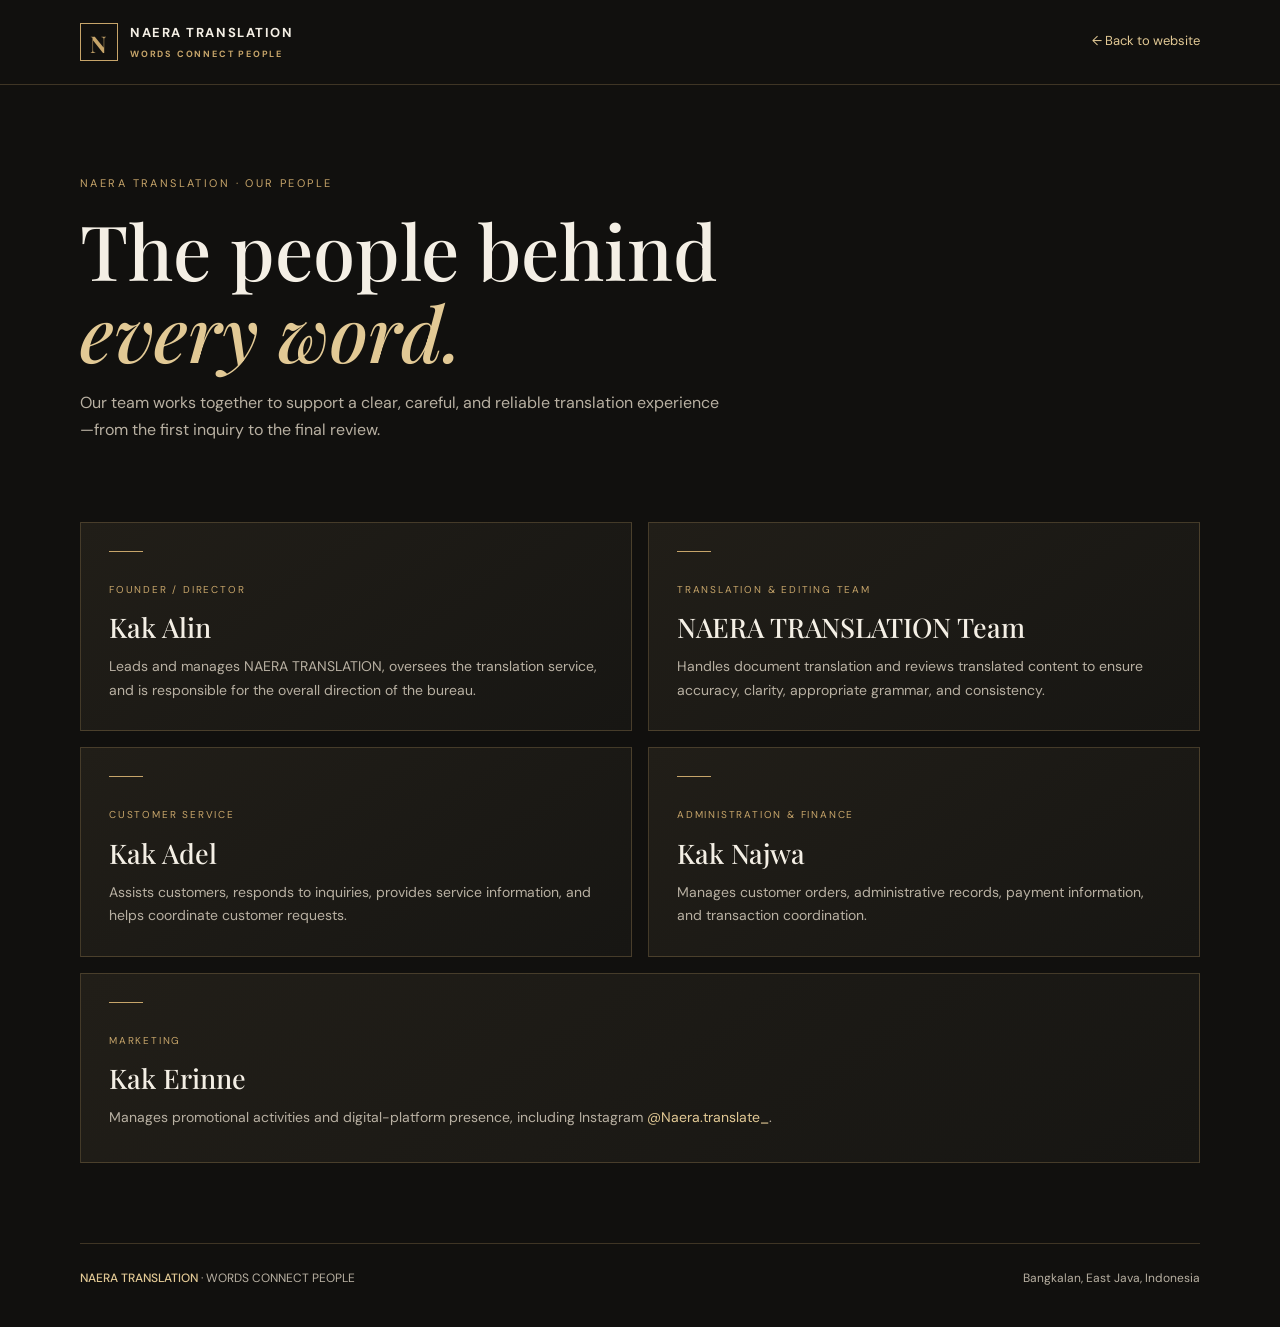
<file: our-team.html>
<!doctype html>
<html lang="en">
<head>
  <meta charset="utf-8">
  <meta name="viewport" content="width=device-width, initial-scale=1">
  <meta name="theme-color" content="#11100e">
  <title>Our Team | NAERA TRANSLATION</title>
  <link rel="preconnect" href="https://fonts.googleapis.com">
  <link rel="preconnect" href="https://fonts.gstatic.com" crossorigin>
  <link href="https://fonts.googleapis.com/css2?family=DM+Sans:wght@400;500;600;700&family=Playfair+Display:wght@500;600;700&display=swap" rel="stylesheet">
  <style>
    :root{--bg:#11100e;--panel:#1b1915;--gold:#c7a56a;--gold-light:#e2c995;--cream:#f4efe5;--muted:#b8b0a2;--line:rgba(199,165,106,.25)}
    *{box-sizing:border-box}html{scroll-behavior:smooth}body{margin:0;background:var(--bg);color:var(--cream);font-family:"DM Sans",sans-serif;line-height:1.7}
    a{color:inherit;text-decoration:none}.wrap{width:min(1120px,calc(100% - 40px));margin:auto}
    header{border-bottom:1px solid var(--line);padding:22px 0}.brand{display:inline-flex;align-items:center;gap:12px;font-weight:700;letter-spacing:.12em;font-size:13px}.symbol{width:38px;height:38px;border:1px solid var(--gold);display:grid;place-items:center;color:var(--gold);font-family:"Playfair Display",serif;font-size:23px}.brand small{display:block;color:var(--gold);font-size:9px;letter-spacing:.2em;margin-top:3px}
    .back{float:right;color:var(--gold-light);font-size:13px;padding-top:8px}.hero{padding:78px 0 38px}.eyebrow{color:var(--gold);font-size:11px;letter-spacing:.22em;text-transform:uppercase}.hero h1{font:500 clamp(42px,7vw,76px)/1.08 "Playfair Display",serif;margin:16px 0}.hero h1 em{color:var(--gold-light);font-weight:500}.intro{color:var(--muted);max-width:650px}
    .team-grid{display:grid;grid-template-columns:repeat(2,minmax(0,1fr));gap:16px;padding:24px 0 80px}.card{background:linear-gradient(145deg,#211e18,#171613);border:1px solid var(--line);padding:28px;min-height:190px;position:relative}.card:before{content:"";display:block;width:34px;height:1px;background:var(--gold);margin-bottom:22px}.role{color:var(--gold);font-size:10px;letter-spacing:.18em;text-transform:uppercase}.card h2{font:500 27px "Playfair Display",serif;margin:8px 0 10px}.card p{color:var(--muted);font-size:14px;margin:0}.wide{grid-column:1/-1}.foot{border-top:1px solid var(--line);padding:24px 0 38px;color:var(--muted);font-size:12px;display:flex;justify-content:space-between;gap:16px;flex-wrap:wrap}.foot b{color:var(--gold-light);font-weight:500}
    @media(max-width:650px){.wrap{width:min(100% - 30px,1120px)}.hero{padding-top:55px}.team-grid{grid-template-columns:1fr;padding-bottom:55px}.wide{grid-column:auto}.card{padding:24px}.back{font-size:12px}}
  </style>
</head>
<body>
  <header><div class="wrap">
    <a class="brand" href="index-en.html"><span class="symbol">N</span><span>NAERA TRANSLATION<small>WORDS CONNECT PEOPLE</small></span></a>
    <a class="back" href="index-en.html">← Back to website</a>
  </div></header>
  <main class="wrap">
    <section class="hero">
      <p class="eyebrow">NAERA TRANSLATION · OUR PEOPLE</p>
      <h1>The people behind<br><em>every word.</em></h1>
      <p class="intro">Our team works together to support a clear, careful, and reliable translation experience—from the first inquiry to the final review.</p>
    </section>
    <section class="team-grid" aria-label="NAERA TRANSLATION team">
      <article class="card">
        <span class="role">Founder / Director</span>
        <h2>Kak Alin</h2>
        <p>Leads and manages NAERA TRANSLATION, oversees the translation service, and is responsible for the overall direction of the bureau.</p>
      </article>
      <article class="card">
        <span class="role">Translation &amp; Editing Team</span>
        <h2>NAERA TRANSLATION Team</h2>
        <p>Handles document translation and reviews translated content to ensure accuracy, clarity, appropriate grammar, and consistency.</p>
      </article>
      <article class="card">
        <span class="role">Customer Service</span>
        <h2>Kak Adel</h2>
        <p>Assists customers, responds to inquiries, provides service information, and helps coordinate customer requests.</p>
      </article>
      <article class="card">
        <span class="role">Administration &amp; Finance</span>
        <h2>Kak Najwa</h2>
        <p>Manages customer orders, administrative records, payment information, and transaction coordination.</p>
      </article>
      <article class="card wide">
        <span class="role">Marketing</span>
        <h2>Kak Erinne</h2>
        <p>Manages promotional activities and digital-platform presence, including Instagram <a href="https://www.instagram.com/naera.translate_/" target="_blank" rel="noopener noreferrer" style="color:var(--gold-light)">@Naera.translate_</a>.</p>
      </article>
    </section>
  </main>
  <footer class="wrap foot"><span><b>NAERA TRANSLATION</b> · WORDS CONNECT PEOPLE</span><span>Bangkalan, East Java, Indonesia</span></footer>
</body>
</html>
</file>
<file: style.css>
@import url('https://fonts.googleapis.com/css2?family=DM+Sans:wght@400;500;600;700&family=Playfair+Display:wght@500;600;700&display=swap');

:root {
  --maroon: #290F1C;
  --emerald: #123F35;
  --gold: #D9B86A;
  --cream: #FFF8ED;
  --ink: #241D20;
  --muted: #63595C;
  --white: #FFFFFF;
  --border: rgba(217,184,106,.38);
  --font-body: 'DM Sans', Arial, sans-serif;
  --font-heading: 'Playfair Display', Georgia, serif;
}

* {
  box-sizing: border-box;
}

html {
  scroll-behavior: smooth;
  scroll-padding-top: 90px;
}

body {
  margin: 0;
  background: var(--cream);
  color: var(--ink);
  font-family: var(--font-body);
  line-height: 1.75;
  overflow-x: hidden;
}

button,
input,
select,
textarea {
  font: inherit;
}

a {
  color: inherit;
}

button,
a {
  -webkit-tap-highlight-color: transparent;
}

button:focus-visible,
a:focus-visible,
input:focus-visible,
select:focus-visible,
textarea:focus-visible {
  outline: 3px solid var(--gold);
  outline-offset: 3px;
}

.container {
  width: min(1120px, calc(100% - 48px));
  margin-inline: auto;
  position: relative;
  z-index: 1;
}

.narrow {
  max-width: 860px;
}

h1, h2, h3, p {
  margin-top: 0;
}

h1, h2, h3 {
  line-height: 1.25;
}

h1, h2 {
  font-family: var(--font-heading);
  letter-spacing: -.025em;
}

h2 {
  font-size: clamp(2rem, 4vw, 3.3rem);
  margin: 10px 0 22px;
}

h2 span,
.hero h1 em {
  color: var(--gold);
  font-style: normal;
}

.section-cream h2 span {
  color: #815D20;
}

h3 {
  font-size: 1.18rem;
}

p {
  margin-bottom: 16px;
}

.section {
  position: relative;
  padding: 96px 0;
  isolation: isolate;
}

.section-label,
.eyebrow,
.package-label {
  color: var(--gold);
  font-size: .77rem;
  font-weight: 700;
  letter-spacing: .17em;
  text-transform: uppercase;
}

.section-cream {
  background: var(--cream);
  color: var(--ink);
}

.section-cream .section-label {
  color: #815D20;
}

.section-emerald {
  background: var(--emerald);
  color: var(--cream);
}

.section-maroon {
  background: var(--maroon);
  color: var(--cream);
}

.section-intro {
  max-width: 650px;
  margin-bottom: 38px;
  opacity: .93;
}

.gold-line {
  height: 3px;
  width: 68px;
  background: var(--gold);
  margin-bottom: 25px;
}

/* HEADER */

.site-header {
  position: sticky;
  top: 0;
  z-index: 100;
  min-height: 76px;
  display: flex;
  align-items: center;
  justify-content: space-between;
  gap: 12px;
  padding: 13px max(24px, calc((100vw - 1120px)/2));
  background: rgba(41,15,28,.97);
  border-bottom: 1px solid var(--border);
  box-shadow: 0 4px 24px rgba(0,0,0,.12);
}

.brand {
  display: flex;
  align-items: center;
  gap: 12px;
  color: var(--cream);
  text-decoration: none;
  font-size: .87rem;
  font-weight: 500;
  letter-spacing: .075em;
}

.brand strong {
  color: var(--gold);
  font-weight: 700;
}

.brand-mark {
  display: grid;
  place-items: center;
  flex: 0 0 42px;
  height: 42px;
  border: 1px solid var(--gold);
  color: var(--gold);
  font: 700 1.5rem var(--font-heading);
  border-radius: 50%;
}

.header-actions {
  display: flex;
  align-items: center;
  gap: 14px;
}

.language-switch {
  display: flex;
  gap: 4px;
  padding: 4px;
  border: 1px solid var(--border);
  border-radius: 50px;
}

.language-switch a {
  display: inline-block;
  padding: 3px 9px;
  border-radius: 30px;
  color: var(--cream);
  font-size: .8rem;
  text-decoration: none;
}

.language-switch a.active {
  background: var(--gold);
  color: var(--maroon);
  font-weight: 700;
}

.menu-toggle {
  display: flex;
  width: 43px;
  height: 43px;
  padding: 10px;
  border: 1px solid var(--border);
  border-radius: 9px;
  background: transparent;
  cursor: pointer;
  flex-direction: column;
  align-items: center;
  justify-content: space-around;
}

.menu-toggle span {
  width: 21px;
  height: 2px;
  border-radius: 3px;
  background: var(--gold);
  transition: transform .2s, opacity .2s;
}

.menu-toggle[aria-expanded="true"] span:first-child {
  transform: translateY(7px) rotate(45deg);
}

.menu-toggle[aria-expanded="true"] span:nth-child(2) {
  opacity: 0;
}

.menu-toggle[aria-expanded="true"] span:last-child {
  transform: translateY(-7px) rotate(-45deg);
}

.main-menu {
  display: none;
  position: absolute;
  top: calc(100% + 2px);
  right: max(24px, calc((100vw - 1120px)/2));
  width: min(330px, calc(100vw - 32px));
  padding: 10px;
  background: var(--maroon);
  border: 1px solid var(--gold);
  border-radius: 12px;
  box-shadow: 0 18px 35px rgba(0,0,0,.3);
  max-height: calc(100dvh - 95px);
  overflow-y: auto;
}

.main-menu.is-open {
  display: block;
}

.main-menu a {
  display: block;
  padding: 11px 14px;
  border-radius: 7px;
  color: var(--cream);
  text-decoration: none;
  font-size: .93rem;
}

.main-menu a:hover,
.main-menu a:focus-visible {
  background: var(--emerald);
  color: var(--gold);
}

/* ORNAMEN BATIK DI PINGGIR */

.batik-section {
  overflow: hidden;
}

.batik-section::before,
.batik-section::after {
  content: "";
  position: absolute;
  z-index: 0;
  top: 0;
  bottom: 0;
  width: 42px;
  opacity: .65;
  pointer-events: none;
  background-color: transparent;
  background-repeat: repeat-y;
  background-size: 40px 128px;
  background-image: url("data:image/svg+xml,%3Csvg xmlns='http://www.w3.org/2000/svg' width='40' height='128' viewBox='0 0 40 128'%3E%3Cg fill='none' stroke='%23D9B86A' stroke-width='1.4'%3E%3Cpath d='M20 4 C38 22 38 42 20 60 C2 42 2 22 20 4Z'/%3E%3Cpath d='M20 14 C30 27 30 37 20 50 C10 37 10 27 20 14Z'/%3E%3Cpath d='M20 64 C36 79 36 97 20 113 C4 97 4 79 20 64Z'/%3E%3Cpath d='M20 74 C28 84 28 94 20 103 C12 94 12 84 20 74Z'/%3E%3Cpath d='M4 62 Q20 52 36 62 M4 122 Q20 112 36 122'/%3E%3C/g%3E%3Ccircle cx='20' cy='32' r='3' fill='%23D9B86A'/%3E%3Ccircle cx='20' cy='90' r='3' fill='%23D9B86A'/%3E%3C/svg%3E");
}

.batik-section::before {
  left: 0;
}

.batik-section::after {
  right: 0;
  transform: scaleX(-1);
}

.section-cream.batik-section::before,
.section-cream.batik-section::after {
  opacity: .42;
}

/* HERO */

.hero {
  min-height: min(780px, calc(100svh - 76px));
  display: flex;
  align-items: center;
  justify-content: center;
  padding: 100px 0;
  position: relative;
  background:
    radial-gradient(ellipse at 50% 15%, #543047 0%, transparent 50%),
    linear-gradient(145deg, #290F1C 10%, #123F35 120%);
  color: var(--cream);
  text-align: center;
  isolation: isolate;
}

.hero-content {
  max-width: 840px;
}

.hero h1 {
  font-size: clamp(3.1rem, 8vw, 6.4rem);
  margin: 22px 0 24px;
}

.hero-content > p {
  max-width: 650px;
  margin: 0 auto 30px;
  font-size: clamp(1rem, 2vw, 1.15rem);
  color: #F1E5E9;
}

.hero-buttons {
  display: flex;
  justify-content: center;
  flex-wrap: wrap;
  gap: 14px;
}

.hero-decoration {
  margin-top: 55px;
  color: var(--gold);
  letter-spacing: 1.2rem;
}

/* BUTTONS */

.btn {
  display: inline-flex;
  align-items: center;
  justify-content: center;
  min-height: 46px;
  padding: 11px 23px;
  border: 1px solid transparent;
  border-radius: 6px;
  font-size: .91rem;
  font-weight: 700;
  text-align: center;
  text-decoration: none;
  cursor: pointer;
  transition: transform .2s, background .2s;
}

.btn:hover {
  transform: translateY(-2px);
}

.btn-gold {
  background: var(--gold);
  color: var(--maroon);
}

.btn-gold:hover {
  background: #EAD099;
}

.btn-outline {
  background: transparent;
  color: var(--cream);
  border-color: var(--gold);
}

.btn-outline:hover {
  background: rgba(217,184,106,.12);
}

/* ABOUT */

.feature-grid {
  display: grid;
  grid-template-columns: repeat(3, 1fr);
  gap: 20px;
  margin-top: 38px;
}

.feature-card {
  background: #FFFFFF;
  padding: 27px 22px;
  border: 1px solid #E9DDC9;
  border-top: 3px solid var(--gold);
  border-radius: 9px;
  box-shadow: 0 6px 22px rgba(41,15,28,.05);
}

.feature-card h3 {
  margin-bottom: 10px;
  color: var(--maroon);
}

.feature-card p {
  color: var(--muted);
  font-size: .93rem;
  margin-bottom: 0;
}

.feature-icon {
  display: block;
  margin-bottom: 15px;
  color: #99742E;
  font-size: 1.8rem;
}

/* TEAM */

.team-grid {
  display: grid;
  grid-template-columns: repeat(4, minmax(0, 1fr));
  gap: 18px;
  margin-top: 36px;
}

.team-card {
  padding: 28px 16px;
  text-align: center;
  border: 1px solid var(--border);
  border-radius: 9px;
  background: rgba(255,255,255,.055);
}

.avatar {
  width: 76px;
  height: 76px;
  margin: 0 auto 17px;
  display: grid;
  place-items: center;
  border: 2px solid var(--gold);
  border-radius: 50%;
  color: var(--gold);
  font: 700 2.1rem var(--font-heading);
}

.team-card h3 {
  margin-bottom: 7px;
}

.team-card strong {
  display: block;
  margin-bottom: 12px;
  color: var(--gold);
  font-size: .9rem;
}

.team-card p {
  font-size: .86rem;
  color: #E8DADD;
  margin-bottom: 0;
}

.team-note {
  max-width: 650px;
  margin: 28px auto 0;
  padding: 24px;
  text-align: center;
  border: 1px solid var(--border);
  border-radius: 9px;
  background: rgba(255,255,255,.055);
}

.team-note h3,
.team-note strong {
  color: var(--gold);
}

.team-note p {
  margin: 8px 0 0;
}

/* SERVICES */

.two-column {
  display: grid;
  grid-template-columns: repeat(2, minmax(0, 1fr));
  gap: 24px;
}

.service-card {
  padding: 34px;
  background: #FFFFFF;
  border: 1px solid #E9DDC9;
  border-radius: 10px;
  box-shadow: 0 6px 25px rgba(41,15,28,.055);
}

.service-symbol {
  display: inline-block;
  padding: 8px 14px;
  margin-bottom: 23px;
  border-radius: 5px;
  background: var(--emerald);
  color: var(--gold);
  font-weight: 700;
  letter-spacing: .08em;
}

.service-card h3 {
  color: var(--maroon);
}

.service-card p {
  color: var(--muted);
  margin-bottom: 0;
}

.section-footnote {
  margin: 28px 0 0;
  font-size: .91rem;
  text-align: center;
}

.section-footnote a {
  color: inherit;
  text-decoration-color: var(--gold);
  text-underline-offset: 4px;
}

/* PRICING */

.price-card {
  padding: 39px 30px;
  background: #FFF8ED;
  color: var(--ink);
  border: 2px solid transparent;
  border-radius: 12px;
  text-align: center;
}

.price-card.featured {
  border-color: var(--gold);
}

.price-card .package-label {
  color: #815D20;
}

.price-card h3 {
  margin: 14px 0 20px;
  font: 700 1.9rem var(--font-heading);
  color: var(--maroon);
}

.price {
  font-size: clamp(1.8rem, 4vw, 2.7rem);
  font-weight: 700;
  color: var(--emerald);
  white-space: nowrap;
}

.price small {
  font-size: .9rem;
  font-weight: 500;
}

.price-divider {
  height: 1px;
  background: #DDCDAF;
  margin: 24px 0;
}

.duration {
  display: block;
  font-size: 1.4rem;
  color: var(--maroon);
  margin: 7px 0 25px;
}

/* TRANSLATION SAMPLES */

.sample-group {
  margin-top: 35px;
  padding: 25px;
  background: #FFFFFF;
  border: 1px solid #E5D8C2;
  border-radius: 12px;
  box-shadow: 0 6px 25px rgba(41,15,28,.06);
}

.sample-heading {
  display: flex;
  align-items: center;
  gap: 16px;
  margin-bottom: 22px;
}

.sample-heading h3 {
  margin: 0 0 5px;
  color: var(--maroon);
}

.sample-heading p {
  margin: 0;
  color: var(--muted);
  font-size: .9rem;
}

.sample-number {
  display: grid;
  place-items: center;
  width: 48px;
  height: 48px;
  flex-shrink: 0;
  border-radius: 50%;
  background: var(--emerald);
  color: var(--gold);
  font-weight: 700;
}

.sample-grid {
  display: grid;
  grid-template-columns: repeat(2, minmax(0, 1fr));
  gap: 18px;
  align-items: start;
}

.sample-card {
  min-width: 0;
  margin: 0;
  overflow: hidden;
  border: 1px solid #E0D2BC;
  border-radius: 9px;
  background: #F9F3EA;
}

.sample-card img {
  display: block;
  width: 100%;
  height: auto;
}

.sample-card figcaption {
  padding: 12px;
  background: var(--emerald);
  color: var(--cream);
  text-align: center;
  font-size: .85rem;
  font-weight: 600;
}

/* CONTRACT OF AGREEMENT */

.agreement-section {
  background: #F8F1E6;
}

.agreement-section > .container > p {
  color: #51484B;
}

.agreement-card {
  padding: 24px 27px;
  margin-top: 17px;
  border-left: 4px solid var(--gold);
  border-radius: 7px;
  background: #FFFFFF;
  box-shadow: 0 4px 16px rgba(41,15,28,.055);
}

.agreement-card h3 {
  color: var(--maroon);
  margin-bottom: 10px;
}

.agreement-card p {
  color: #41393C;
  margin-bottom: 0;
}

.agreement-card p + p {
  margin-top: 13px;
}

.agreement-highlight {
  border-left-color: var(--emerald);
  background: #F2F7F3;
}

.agreement-disclaimer {
  margin-top: 26px;
  padding: 15px 19px;
  border: 1px solid #D6C3A2;
  border-radius: 6px;
  background: #FFFDF8;
  font-size: .88rem;
}

/* CONTACT */

.contact-grid {
  display: grid;
  grid-template-columns: .85fr 1.15fr;
  gap: 44px;
  align-items: start;
}

.contact-info h3 {
  font: 700 1.65rem var(--font-heading);
  color: var(--gold);
}

.contact-item {
  display: flex;
  flex-direction: column;
  gap: 3px;
  margin-top: 24px;
  overflow-wrap: anywhere;
}

.contact-item strong {
  color: var(--gold);
}

.contact-item a {
  color: var(--cream);
  text-decoration-color: var(--gold);
  text-underline-offset: 4px;
}

.contact-form {
  display: flex;
  flex-direction: column;
  padding: 30px;
  border: 1px solid var(--border);
  border-radius: 12px;
  background: rgba(255,255,255,.07);
}

.contact-form label {
  margin-bottom: 6px;
  color: var(--cream);
  font-weight: 600;
  font-size: .91rem;
}

.contact-form input,
.contact-form select,
.contact-form textarea {
  width: 100%;
  min-width: 0;
  margin-bottom: 18px;
  padding: 12px 14px;
  background: #FFFDF8;
  color: var(--ink);
  border: 1px solid #DCCCB3;
  border-radius: 6px;
}

.contact-form textarea {
  resize: vertical;
}

.contact-form .btn {
  width: 100%;
}

.form-note {
  margin: 12px 0 0;
  font-size: .79rem;
  color: #E9DBDF;
}

/* FOOTER */

.site-footer {
  padding: 43px 20px;
  background: #1E0C15;
  color: var(--cream);
  text-align: center;
  border-top: 1px solid var(--border);
}

.site-footer strong {
  color: var(--gold);
  letter-spacing: .12em;
}

.site-footer p {
  margin: 5px 0;
  font-size: .85rem;
}

.footer-ornament {
  color: var(--gold);
  letter-spacing: .6rem;
  margin-bottom: 17px;
}

/* TABLET */

@media (max-width: 850px) {
  .feature-grid {
    grid-template-columns: repeat(2, 1fr);
  }

  .team-grid {
    grid-template-columns: repeat(2, minmax(0, 1fr));
  }

  .contact-grid {
    grid-template-columns: 1fr;
    gap: 28px;
  }
}

/* MOBILE */

@media (max-width: 600px) {
  html {
    scroll-padding-top: 75px;
  }

  .site-header {
    min-height: 68px;
    padding: 11px 15px;
  }

  .brand {
    font-size: .7rem;
    gap: 7px;
    letter-spacing: .025em;
  }

  .brand-mark {
    flex-basis: 34px;
    height: 34px;
    font-size: 1.2rem;
  }

  .header-actions {
    gap: 7px;
  }

  .language-switch a {
    padding: 3px 6px;
    font-size: .7rem;
  }

  .menu-toggle {
    width: 38px;
    height: 38px;
    padding: 8px;
  }

  .main-menu {
    right: 12px;
  }

  .container {
    width: calc(100% - 48px);
  }

  .section {
    padding: 70px 0;
  }

  .hero {
    min-height: 630px;
    padding: 85px 0;
  }

  .hero h1 {
    font-size: clamp(2.7rem, 12vw, 4.3rem);
  }

  .hero-decoration {
    margin-top: 35px;
  }

  .batik-section::before,
  .batik-section::after {
    width: 17px;
    background-size: 22px 85px;
    opacity: .32;
  }

  .feature-grid,
  .two-column,
  .sample-grid {
    grid-template-columns: 1fr;
  }

  .team-grid {
    grid-template-columns: repeat(2, minmax(0, 1fr));
    gap: 12px;
  }

  .team-card {
    padding: 22px 10px;
  }

  .service-card,
  .price-card {
    padding: 27px 20px;
  }

  .sample-group {
    padding: 16px;
  }

  .agreement-card {
    padding: 21px 18px;
  }

  .contact-form {
    padding: 21px 17px;
  }
}

@media (max-width: 360px) {
  .brand {
    font-size: .62rem;
  }

  .brand-mark {
    display: none;
  }

  .container {
    width: calc(100% - 38px);
  }

  .batik-section::before,
  .batik-section::after {
    opacity: .18;
  }

  .price {
    font-size: 1.65rem;
  }
}

@media (prefers-reduced-motion: reduce) {
  html {
    scroll-behavior: auto;
  }

  *,
  *::before,
  *::after {
    transition-duration: .01ms !important;
    animation-duration: .01ms !important;
  }
  }
</file>
